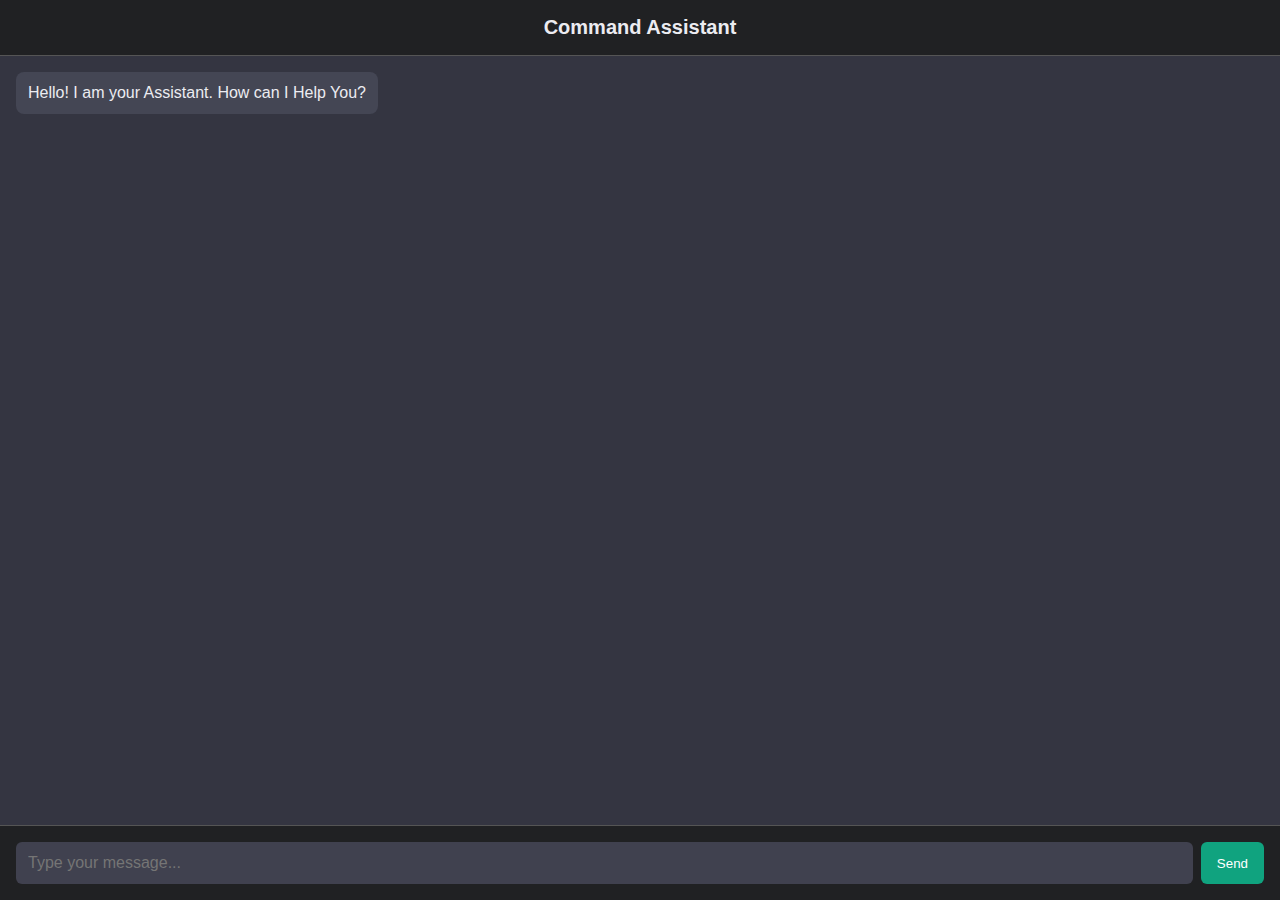
<file: chatui.html>
<!DOCTYPE html>
<html lang="en">
<head>
  <meta charset="UTF-8" />
  <meta name="viewport" content="width=device-width, initial-scale=1.0"/>
  <title>Command Assistant</title>
  <link rel="stylesheet" href="https://cdnjs.cloudflare.com/ajax/libs/font-awesome/6.4.0/css/all.min.css"/>
  <style>
    body {
      margin: 0;
      font-family: 'Segoe UI', Tahoma, Geneva, Verdana, sans-serif;
      background-color: #343541;
      color: #ececf1;
      display: flex;
      flex-direction: column;
      height: 100vh;
    }

    header {
      padding: 1rem;
      background-color: #202123;
      text-align: center;
      font-size: 1.25rem;
      font-weight: bold;
      border-bottom: 1px solid #555;
    }

    #chat-container {
      flex: 1;
      overflow-y: auto;
      padding: 1rem;
      display: flex;
      flex-direction: column;
      gap: 1rem;
    }

    .message {
      padding: 0.75rem;
      border-radius: 8px;
      max-width: 80%;
    }

    .message.user {
      align-self: flex-end;
      background-color: #40414f;
    }

    .message.bot {
      align-self: flex-start;
      background-color: #444654;
    }

    #input-form {
      display: flex;
      padding: 1rem;
      border-top: 1px solid #555;
      background-color: #202123;
    }

    #user_input {
      flex: 1;
      padding: 0.75rem;
      border-radius: 6px;
      border: none;
      font-size: 1rem;
      background-color: #40414f;
      color: #fff;
    }

    #submit-btn {
      margin-left: 0.5rem;
      background-color: #10a37f;
      color: white;
      border: none;
      padding: 0.75rem 1rem;
      border-radius: 6px;
      cursor: pointer;
    }

    #submit-btn:hover {
      background-color: #0d8a6d;
    }
     .code-block {
  position: relative;
  background-color: #2d2f3b;
  border-radius: 8px;
  padding: 1.5rem 1rem 1rem 1rem;
  margin-top: 1rem;
  overflow: auto;
  font-family: monospace;
}

.code-block-header {
  position: absolute;
  top: 0.25rem;
  left: 0.75rem;
  font-size: 0.75rem;
  color: #10a37f;
  background-color: #2d2f3b;
  padding: 0 0.5rem;
}

.copy-button {
  position: absolute;
  top: 0.25rem;
  right: 0.75rem;
  font-size: 0.75rem;
  background-color: transparent;
  color: #ccc;
  border: none;
  cursor: pointer;
}

.copy-button:hover {
  color: #fff;
}
.code-block {
  position: relative;
  background-color: #2d2f3b;
  border-radius: 8px;
  padding: 1.5rem 1rem 1rem 1rem;
  margin-top: 1rem;
  overflow: auto;
  font-family: monospace;
  white-space: pre;
  color: #ececf1;
}

.code-block-header {
  position: absolute;
  top: 0.25rem;
  left: 0.75rem;
  font-size: 0.75rem;
  color: #10a37f;
  background-color: #2d2f3b;
  padding: 0 0.5rem;
}

.copy-button {
  position: absolute;
  top: 0.25rem;
  right: 0.75rem;
  font-size: 0.75rem;
  background-color: transparent;
  color: #ccc;
  border: none;
  cursor: pointer;
}

.copy-button:hover {
  color: #fff;
}

  </style>
</head>
<body>
  <header>Command Assistant</header>

  <div id="chat-container">
    <div class="message bot">Hello! I am your Assistant. How can I Help You? </div>
  </div>

  <form id="input-form">
  <input id="user_input" type="text" placeholder="Type your message..." autocomplete="off" />
  <button type="submit" id="submit-btn">Send</button>
</form>


  <script>
    const form = document.getElementById("input-form");
    const input = document.getElementById("user_input");
    const chatContainer = document.getElementById("chat-container");

    form.addEventListener("submit", async (e) => {
      e.preventDefault();
      const message = input.value.trim();
      if (!message) return;

      // Show user message
      appendMessage("user", message);
      input.value = "";

      try {
        const response = await fetch("/api/chat", {
          method: "POST",
          headers: { "Content-Type": "application/json" },
          body: JSON.stringify({ message })
        });

        const data = await response.json();
        appendMessage("bot", data.response);
      } catch (error) {
        appendMessage("bot", "Sorry, there was an error contacting the assistant.");
      }
    });

  function appendMessage(sender, text) {
  const msg = document.createElement("div");
  msg.className = `message ${sender}`;

  if (text.includes("```")) {
    const parts = text.split("```");
    let formatted = "";

    for (let i = 0; i < parts.length; i++) {
      if (i % 2 === 0) {
        // Plain text
        formatted += `<p>${parts[i].trim()}</p>`;
      } else {
        // Code block
        const lines = parts[i].split("\n");
        const language = lines[0].trim() || "code";
        const codeContent = lines.slice(1).join("\n");

        const escapedCode = escapeHtml(codeContent);

        formatted += `
          <div class="code-block">
            <div class="code-block-header">${language}</div>
            <button class="copy-button" onclick="copyCode(this)">Copy</button>
            <pre><code>${escapedCode}</code></pre>
          </div>
        `;
      }
    }

    msg.innerHTML = formatted;
  } else {
    msg.innerText = text;
  }

  chatContainer.appendChild(msg);
  chatContainer.scrollTop = chatContainer.scrollHeight;
}

function escapeHtml(str) {
  return str
    .replace(/&/g, "&amp;")
    .replace(/</g, "&lt;")
    .replace(/>/g, "&gt;");
}function appendMessage(sender, text) {
  const msg = document.createElement("div");
  msg.className = `message ${sender}`;

  if (text.includes("```")) {
    const parts = text.split("```");
    let formatted = "";

    for (let i = 0; i < parts.length; i++) {
      if (i % 2 === 0) {
        // Plain text
        if (parts[i].trim()) {
          formatted += `<p>${escapeHtml(parts[i].trim())}</p>`;
        }
      } else {
        // Code block
        const lines = parts[i].split("\n");
        const language = lines[0].trim() || "code";
        const codeContent = lines.slice(1).join("\n");
        const escapedCode = escapeHtml(codeContent);

        formatted += `
          <div class="code-block">
            <div class="code-block-header">${language}</div>
            <button class="copy-button" onclick="copyCode(this)">Copy</button>
            <pre><code>${escapedCode}</code></pre>
          </div>
        `;
      }
    }

    msg.innerHTML = formatted;
  } else {
    msg.innerText = text;
  }

  chatContainer.appendChild(msg);
  chatContainer.scrollTop = chatContainer.scrollHeight;
}

function escapeHtml(str) {
  return str
    .replace(/&/g, "&amp;")
    .replace(/</g, "&lt;")
    .replace(/>/g, "&gt;");
}

function copyCode(button) {
  const code = button.parentElement.querySelector("code").innerText;
  navigator.clipboard.writeText(code).then(() => {
    button.innerText = "Copied!";
    setTimeout(() => {
      button.innerText = "Copy";
    }, 2000);
  });
}


  </script>
</body>
</html>
</file>
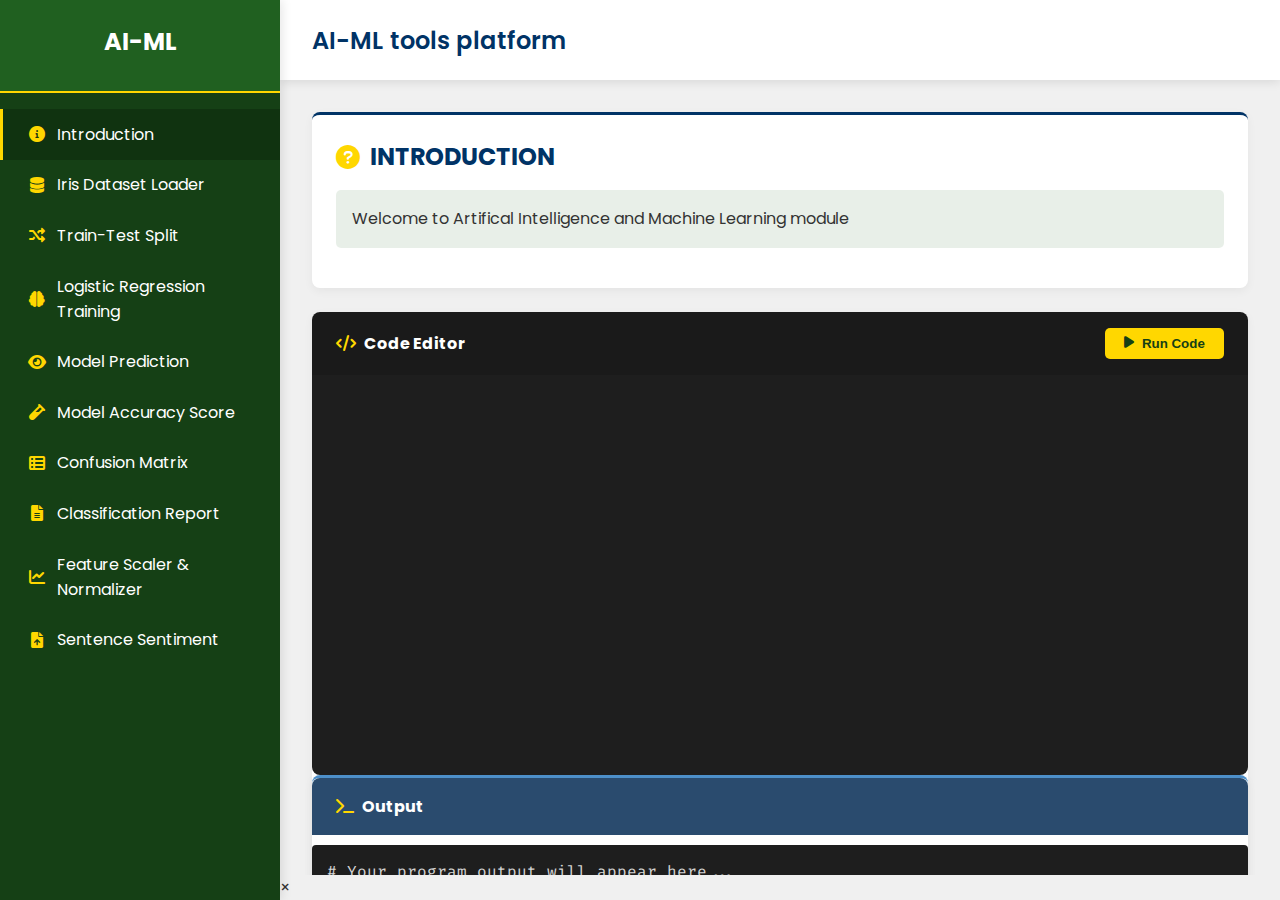
<file: AIML/aiml.html>
<!DOCTYPE html>
<html lang="en">
<head>
  <meta charset="UTF-8" />
  <meta name="viewport" content="width=device-width, initial-scale=1.0" />
  <title>Python Learning Platform</title>
  <link href="https://fonts.googleapis.com/css2?family=Poppins:wght@300;400;500;600;700&family=Fira+Code:wght@400;500&display=swap" rel="stylesheet" />
  <link rel="stylesheet" href="https://cdnjs.cloudflare.com/ajax/libs/font-awesome/6.0.0-beta3/css/all.min.css">
  <link rel="stylesheet" href="styles_AIML.css">
</head>
<body>  

  <!-- Sidebar Navigation -->
  <nav>
    <div class="nav-header">
      <h2>AI-ML</h2>
    </div>
    <div class="problem-list">
      <ul id="topics">
        <li onclick="loadQuestion('intro')" class="active" >
          <i class="fas fa-info-circle"></i><span>Introduction</span>
        </li>
        <li onclick="loadQuestion('t1')" >
          <i class="fas fa-database"></i><span>Iris Dataset Loader</span>
        </li>
       
        <li onclick="loadQuestion('t3')">
          <i class="fas fa-random"></i><span>Train-Test Split</span>
        </li>
        <li onclick="loadQuestion('t4')">
          <i class="fas fa-brain"></i><span>Logistic Regression Training</span>
        </li>
        <li onclick="loadQuestion('t5')">
          <i class="fas fa-eye"></i><span>Model Prediction</span>
        </li>
        <li onclick="loadQuestion('t6')">
          <i class="fas fa-vial"></i><span>Model Accuracy Score</span>
        </li>
        <li onclick="loadQuestion('t7')">
          <i class="fas fa-th-list"></i><span>Confusion Matrix</span>
        </li>
        <li onclick="loadQuestion('t8')">
          <i class="fas fa-file-alt"></i><span>Classification Report</span>
        </li>
        <li onclick="loadQuestion('t9')">
          <i class="fas fa-chart-line"></i><span>Feature Scaler & Normalizer</span>
        </li>
        <li onclick="loadQuestion('t10')">
          <i class="fas fa-file-upload"></i><span>Sentence Sentiment</span>
        </li>
      </ul>

      
    </div>       
    
  </nav>

  <!-- Main Content -->
  <div class="content">
    <div class="header">
      <h1>AI-ML tools platform</h1>
    </div>

    <div class="main-content">
      <!-- Question Area -->
      <div id="questionArea" class="question-box">
        <h2><i class="fas fa-question-circle"></i> Welcome to Python Training Camp</h2>
        <p>Select a challenge from the sidebar to begin your Python training mission.</p>
      </div>

      <!-- Code Editor -->
      <div class="code-editor">
        <div class="editor-header">
          <h3><i class="fas fa-code"></i> Code Editor</h3>
          <button class="run-btn" onclick="runCode()"><i class="fas fa-play"></i> Run Code</button>
        </div>

        <div class="editor-wrapper">
             <div id="highlighted-code" class="editor-background"></div>
             <div id="code" class="editor-foreground" contenteditable="true"></div>
        </div>
        <div id="inputModal" class="input-modal">
    <div class="input-modal-content">
      <h3 id="inputPrompt">Enter your input:</h3>
      <textarea id="userInputBox" rows="4"></textarea>
      <div class="input-modal-buttons">
        <button id="cancelInput" onclick="cancelInput()">Cancel</button>
        <button id="submitInput" onclick="submitInput()">Submit</button>
      </div>
    </div>
  

         <!-- Input Section -->
        
      </div>

      <!-- Output -->
      <div class="output-container">
        <div class="output-header">
          <h3><i class="fas fa-terminal"></i> Output</h3>
        </div>
        <div id="output"># Your program output will appear here...</div>
      </div>
    </div>
  </div>

  <!-- Modal Dialog -->
  <div id="simpleDialog" class="modal">
    <div class="modal-content">
      <span class="close-modal" onclick="closeDialog()">&times;</span>
      <div id="dialogContent"></div>
    </div>
  </div>

  <!-- JS Scripts -->
  <script src="questions_AIML.js"></script>
  <script src="main_AIML.js"></script>
</body>
</html>
</file>
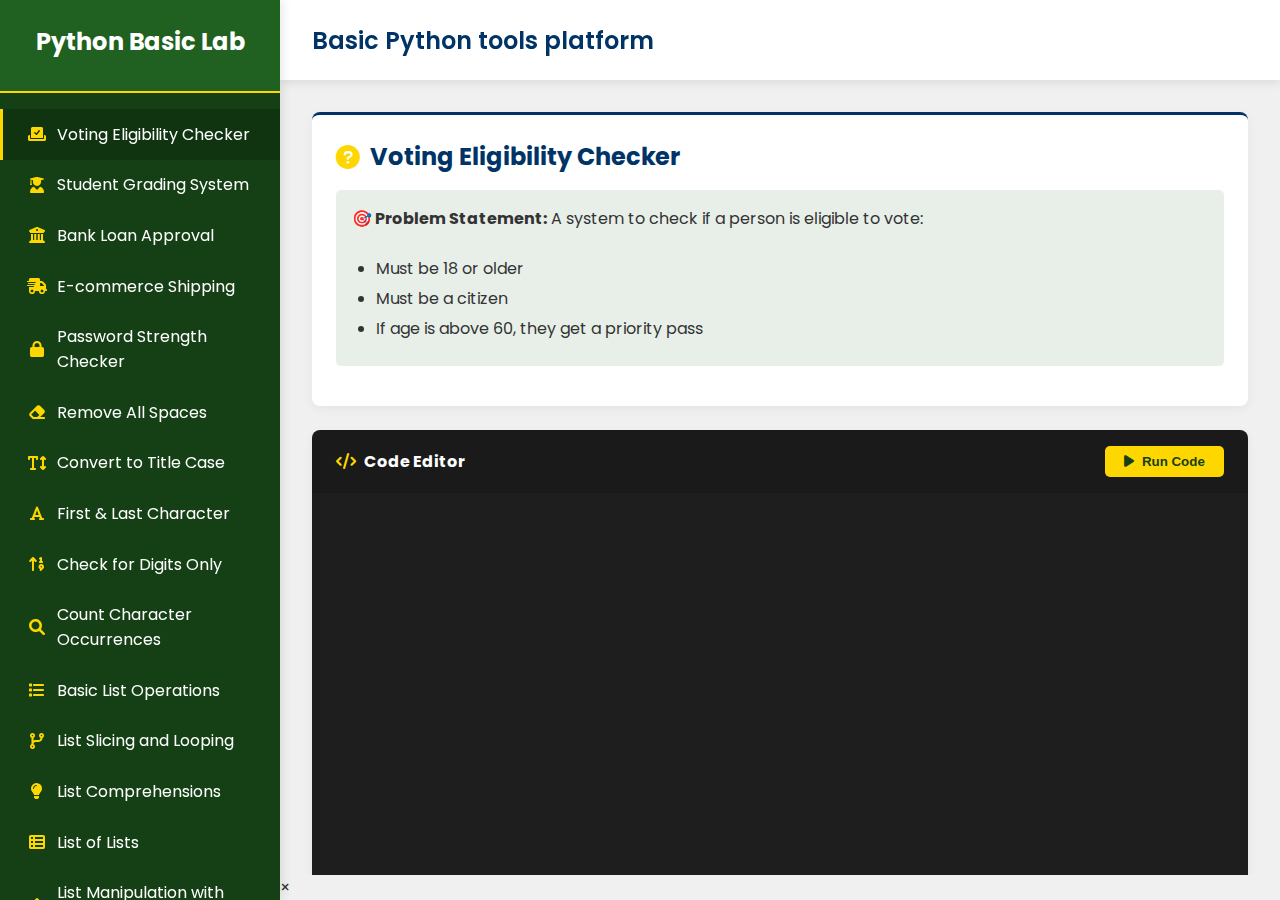
<file: basic_python/basic.html>
<!DOCTYPE html>
<html lang="en">
<head>
  <meta charset="UTF-8" />
  <meta name="viewport" content="width=device-width, initial-scale=1.0" />
  <title>Python Lab</title>
  <link href="https://fonts.googleapis.com/css2?family=Poppins:wght@300;400;500;600;700&family=Fira+Code:wght@400;500&display=swap" rel="stylesheet" />
  <link rel="stylesheet" href="https://cdnjs.cloudflare.com/ajax/libs/font-awesome/6.0.0-beta3/css/all.min.css">
  <link rel="stylesheet" href="styles_basic.css">
</head>
<body>  

  <!-- Sidebar Navigation -->
  <nav>
    <div class="nav-header">
      <h2>Python Basic Lab</h2>
    </div>
    <div class="problem-list">
      <ul id="topics">
        <!-- Category: Condition-Based Programs -->
<li onclick="loadQuestion('t1')"><i class="fas fa-vote-yea"></i><span>Voting Eligibility Checker</span></li>
<li onclick="loadQuestion('t2')"><i class="fas fa-user-graduate"></i><span>Student Grading System</span></li>
<li onclick="loadQuestion('t3')"><i class="fas fa-university"></i><span>Bank Loan Approval</span></li>
<li onclick="loadQuestion('t4')"><i class="fas fa-shipping-fast"></i><span>E-commerce Shipping</span></li>
<li onclick="loadQuestion('t5')"><i class="fas fa-lock"></i><span>Password Strength Checker</span></li>

<!-- Category: String Manipulations -->
<li onclick="loadQuestion('t6')"><i class="fas fa-eraser"></i><span>Remove All Spaces</span></li>
<li onclick="loadQuestion('t7')"><i class="fas fa-text-height"></i><span>Convert to Title Case</span></li>
<li onclick="loadQuestion('t8')"><i class="fas fa-font"></i><span>First & Last Character</span></li>
<li onclick="loadQuestion('t9')"><i class="fas fa-sort-numeric-up"></i><span>Check for Digits Only</span></li>
<li onclick="loadQuestion('t10')"><i class="fas fa-search"></i><span>Count Character Occurrences</span></li>

<!-- Category: List Operations -->
<li onclick="loadQuestion('t11')"><i class="fas fa-list"></i><span>Basic List Operations</span></li>
<li onclick="loadQuestion('t12')"><i class="fas fa-code-branch"></i><span>List Slicing and Looping</span></li>
<li onclick="loadQuestion('t13')"><i class="fas fa-lightbulb"></i><span>List Comprehensions</span></li>
<li onclick="loadQuestion('t14')"><i class="fas fa-th-list"></i><span>List of Lists</span></li>
<li onclick="loadQuestion('t15')"><i class="fas fa-sort"></i><span>List Manipulation with Sorting and Searching</span></li>

<!-- Category: Tuples -->
<li onclick="loadQuestion('t16')"><i class="fas fa-circle"></i><span>Creating and Accessing Tuples</span></li>
<li onclick="loadQuestion('t17')"><i class="fas fa-compress-arrows-alt"></i><span>Tuple Packing and Unpacking</span></li>
<li onclick="loadQuestion('t18')"><i class="fas fa-id-badge"></i><span>Named Tuples</span></li>

<!-- Category: Sets -->
<li onclick="loadQuestion('t19')"><i class="fas fa-project-diagram"></i><span>Creating and Modifying Sets</span></li>
<li onclick="loadQuestion('t20')"><i class="fas fa-exchange-alt"></i><span>Set Operations</span></li>
<li onclick="loadQuestion('t21')"><i class="fas fa-brain"></i><span>Set Comprehension</span></li>

<!-- Category: Dictionaries -->
<li onclick="loadQuestion('t22')"><i class="fas fa-book"></i><span>Creating and Accessing Dictionaries</span></li>
<li onclick="loadQuestion('t23')"><i class="fas fa-pen-nib"></i><span>Dictionary Comprehension</span></li>
<li onclick="loadQuestion('t24')"><i class="fas fa-cubes"></i><span>Nested Dictionaries and Deep Copy</span></li>

<!-- Category: Practice Programs -->
<li onclick="loadQuestion('t25')"><i class="fas fa-check-circle"></i><span>Prime Checker</span></li>

<li onclick="loadQuestion('t27')"><i class="fas fa-random"></i><span>Fibonacci</span></li>
<li onclick="loadQuestion('t28')"><i class="fas fa-th"></i><span>Pattern Printing</span></li>
<li onclick="loadQuestion('t29')"><i class="fas fa-code"></i><span>Function to Find Maximum of Two Numbers</span></li>
<li onclick="loadQuestion('t30')"><i class="fas fa-check"></i><span>Check Even or Odd</span></li>


<li onclick="loadQuestion('t33')"><i class="fas fa-bolt"></i><span>Fibonacci Using Memoization</span></li>

<!-- Category: Regex Practice -->
<li onclick="loadQuestion('t34')"><i class="fas fa-search-plus"></i><span>Basic Pattern Matching</span></li>
<li onclick="loadQuestion('t35')"><i class="fas fa-hashtag"></i><span>Matching Digits</span></li>
<li onclick="loadQuestion('t36')"><i class="fas fa-envelope"></i><span>Email Validation</span></li>
<li onclick="loadQuestion('t37')"><i class="fas fa-phone"></i><span>Phone Number Extraction</span></li>
<li onclick="loadQuestion('t38')"><i class="fas fa-cut"></i><span>Splitting Text</span></li>
<li onclick="loadQuestion('t39')"><i class="fas fa-exchange-alt"></i><span>Text Substitution</span></li>
<li onclick="loadQuestion('t40')"><i class="fas fa-code"></i><span>Extracting HTML Tags</span></li>
<li onclick="loadQuestion('t41')"><i class="fas fa-layer-group"></i><span>Capturing Groups</span></li>
<li onclick="loadQuestion('t42')"><i class="fas fa-arrows-alt-h"></i><span>Greedy vs. Non‑Greedy Matching</span></li>
<li onclick="loadQuestion('t43')"><i class="fas fa-key"></i><span>Password Validation</span></li>
      </ul>
    </div>       
    
  </nav>

  <!-- Main Content -->
  <div class="content">
    <div class="header">
      <h1>Basic Python tools platform</h1>
    </div>

    <div class="main-content">
      <!-- Question Area -->
      <div id="questionArea" class="question-box">
        <h2><i class="fas fa-question-circle"></i> Welcome to Python Training Camp</h2>
        <p>Select a challenge from the sidebar to begin your Python training mission.</p>
      </div>

      <!-- Code Editor -->
      <div class="code-editor">
        <div class="editor-header">
          <h3><i class="fas fa-code"></i> Code Editor</h3>
          <button class="run-btn" onclick="runCode()"><i class="fas fa-play"></i> Run Code</button>
        </div>

        <div class="editor-wrapper">
             <div id="highlighted-code" class="editor-background"></div>
             <div id="code" class="editor-foreground" contenteditable="true"></div>
        </div>
        <div id="inputModal" class="input-modal">
    <div class="input-modal-content">
      <h3 id="inputPrompt">Enter your input:</h3>
      <textarea id="userInputBox" rows="4"></textarea>
      <div class="input-modal-buttons">
        <button id="cancelInput" onclick="cancelInput()">Cancel</button>
        <button id="submitInput" onclick="submitInput()">Submit</button>
      </div>
    </div>
  </div>
        

  

      

        

      <!-- Output -->
      <div class="output-container">
        <div class="output-header">
          <h3><i class="fas fa-terminal"></i> Output</h3>
        </div>
        <div id="output"># Your program output will appear here...</div>
      </div>
    </div>
  </div>

  <!-- Modal Dialog -->
  <div id="simpleDialog" class="modal">
    <div class="modal-content">
      <span class="close-modal" onclick="closeDialog()">&times;</span>
      <div id="dialogContent"></div>
    </div>
  </div>

  <!-- JS Scripts -->
  <script src="questions_basic.js"></script>
  <script src="main_basic.js"></script>
</body>
</html>
</file>
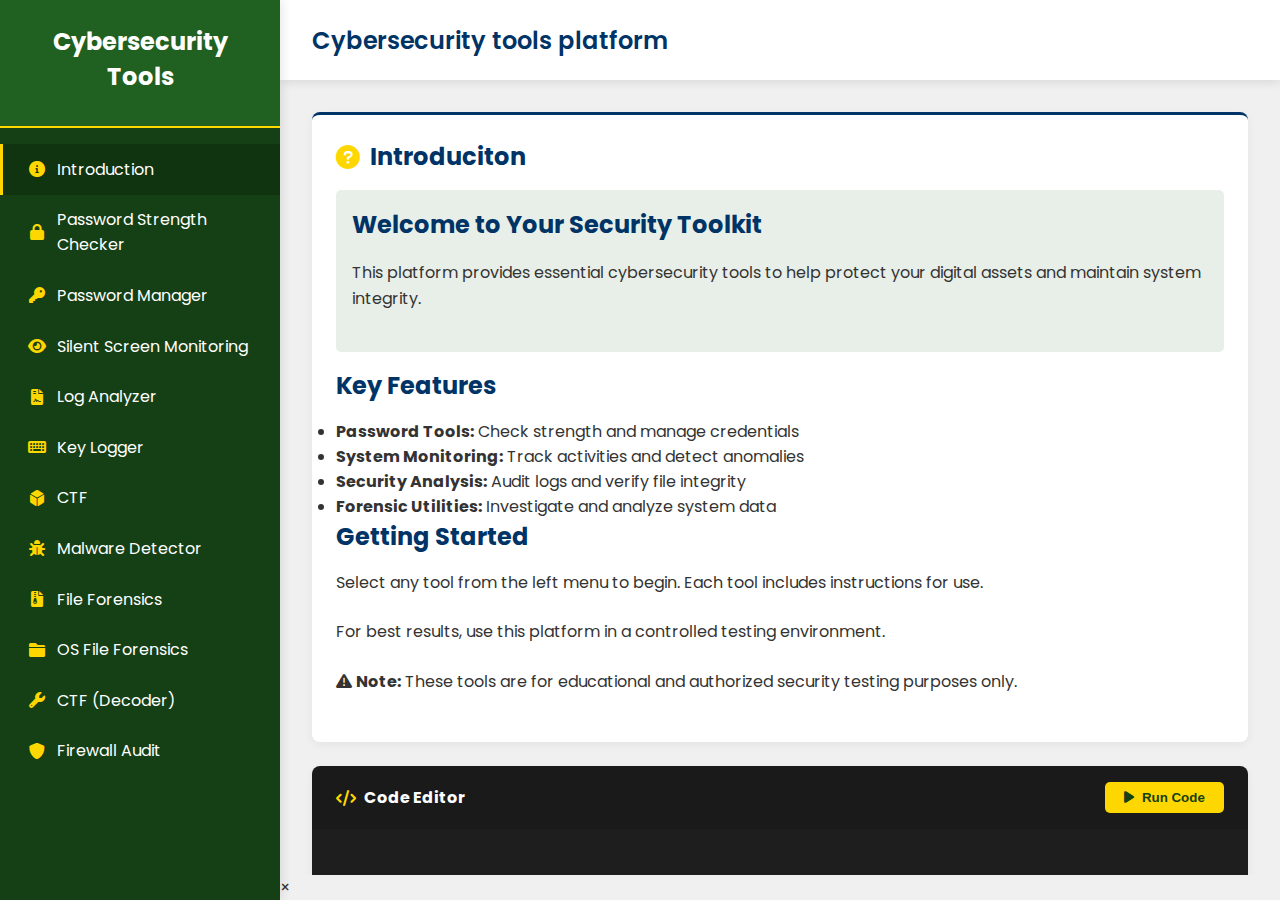
<file: cybersecurity/cybersec.html>
<!DOCTYPE html>
<html lang="en">
<head>
  <meta charset="UTF-8" />
  <meta name="viewport" content="width=device-width, initial-scale=1.0" />
  <title>Python Learning Platform</title>
  <link href="https://fonts.googleapis.com/css2?family=Poppins:wght@300;400;500;600;700&family=Fira+Code:wght@400;500&display=swap" rel="stylesheet" />
  <link rel="stylesheet" href="https://cdnjs.cloudflare.com/ajax/libs/font-awesome/6.0.0-beta3/css/all.min.css">
  <link rel="stylesheet" href="styles_cybersec.css">
</head>
<body>  

  <!-- Sidebar Navigation -->
  <nav>
    <div class="nav-header">
      <h2>Cybersecurity Tools</h2>
    </div>
    <div class="problem-list">
      <ul id="topics">
        <li onclick="loadQuestion('intro')" class="active">
          <i class="fas fa-info-circle"></i><span>Introduction</span>
        </li>
        <li onclick="loadQuestion('password_strength')">
          <i class="fas fa-lock"></i><span>Password Strength Checker</span>
        </li>
        <li onclick="loadQuestion('password_manager')">
          <i class="fas fa-key"></i><span>Password Manager</span>
        </li>
        <li onclick="loadQuestion('silent_screen_monitor')">
          <i class="fas fa-eye"></i><span>Silent Screen Monitoring</span>
        </li>
        <li onclick="loadQuestion('log_analyzer')">
          <i class="fas fa-file-contract"></i><span>Log Analyzer</span>
        </li>
        <li onclick="loadQuestion('t5')">
          <i class="fas fa-keyboard"></i><span>Key Logger</span>
        </li>
        <li onclick="loadQuestion('t6')">
          <i class="fas fa-dice-d6"></i><span>CTF</span>
        </li>
        <li onclick="loadQuestion('t7')">
          <i class="fas fa-bug"></i><span>Malware Detector</span>
        </li>
        <li onclick="loadQuestion('t8')">
          <i class="fas fa-file-archive"></i><span>File Forensics</span>
        </li>
        <li onclick="loadQuestion('t9')">
          <i class="fas fa-folder"></i><span>OS File Forensics</span>
        </li>
        
    
        <li onclick="loadQuestion('t12')">
          <i class="fas fa-wrench"></i><span>CTF (Decoder)</span>
        </li>
        <li onclick="loadQuestion('t13')">
          <i class="fas fa-shield-alt"></i><span>Firewall Audit</span>
        </li>
      </ul>
    </div>       
    
  </nav>

  <!-- Main Content -->
  <div class="content">
    <div class="header">
      <h1>Cybersecurity tools platform</h1>
    </div>

    <div class="main-content">
      <!-- Question Area -->
      <div id="questionArea" class="question-box">
        <h2><i class="fas fa-question-circle"></i> Welcome to Python Training Camp</h2>
        <p>Select a challenge from the sidebar to begin your Python training mission.</p>
      </div>

      <!-- Code Editor -->
      <div class="code-editor">
        <div class="editor-header">
          <h3><i class="fas fa-code"></i> Code Editor</h3>
          <button class="run-btn" onclick="runCode()"><i class="fas fa-play"></i> Run Code</button>
        </div>

        <div class="editor-wrapper">
             <div id="highlighted-code" class="editor-background"></div>
             <div id="code" class="editor-foreground" contenteditable="true"></div>
        </div>
  

         <!-- Input Section -->
        

      <!-- Output -->
      <div class="output-container">
        <div class="output-header">
          <h3><i class="fas fa-terminal"></i> Output</h3>
        </div>
        <div id="output"># Your program output will appear here...</div>
      </div>
    </div>
  </div>

  <!-- Modal Dialog -->
  <div id="simpleDialog" class="modal">
    <div class="modal-content">
      <span class="close-modal" onclick="closeDialog()">&times;</span>
      <div id="dialogContent"></div>
    </div>
  </div>

  <!-- JS Scripts -->
  <script src="questions_cybersec.js"></script>
  <script src="main_cybersec.js"></script>
</body>
</html>
</file>
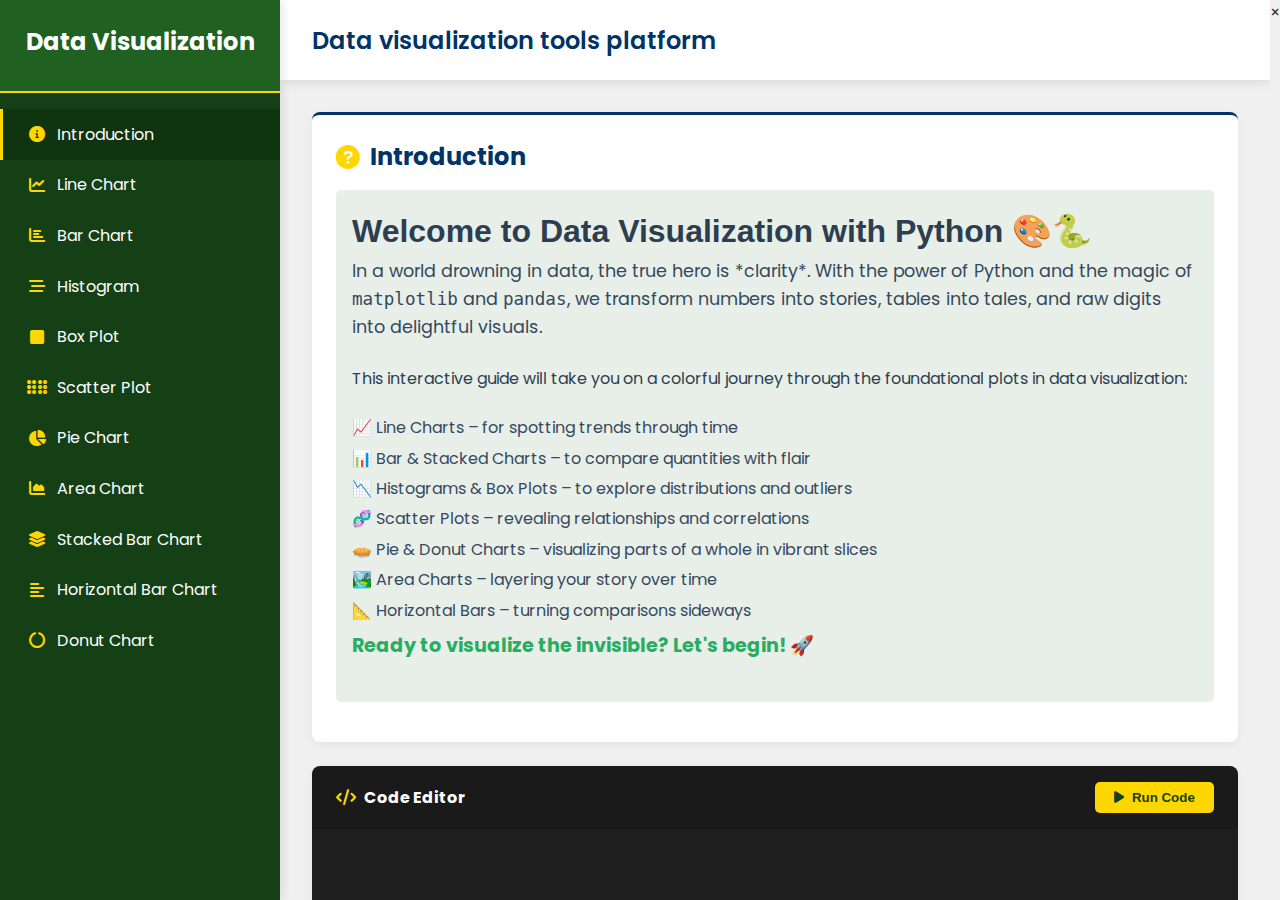
<file: data-viz/data.html>
<!DOCTYPE html>
<html lang="en">
<head>
  <meta charset="UTF-8" />
  <meta name="viewport" content="width=device-width, initial-scale=1.0" />
  <title>Python Learning Platform</title>
  <link href="https://fonts.googleapis.com/css2?family=Poppins:wght@300;400;500;600;700&family=Fira+Code:wght@400;500&display=swap" rel="stylesheet" />
  <link rel="stylesheet" href="https://cdnjs.cloudflare.com/ajax/libs/font-awesome/6.0.0-beta3/css/all.min.css">
  <link rel="stylesheet" href="styles_data.css">
</head>
<body>  

  <!-- Sidebar Navigation -->
  <nav>
    <div class="nav-header">
      <h2>Data Visualization</h2>
    </div>
    <div class="problem-list">
      <ul id="topics">
        <li onclick="loadQuestion('intro')" class="active">
  <i class="fas fa-info-circle"></i><span>Introduction</span>
</li>
<li onclick="loadQuestion('t1')">
  <i class="fas fa-chart-line"></i><span>Line Chart</span>
</li>
<li onclick="loadQuestion('t2')">
  <i class="fas fa-chart-bar"></i><span>Bar Chart</span>
</li>
<li onclick="loadQuestion('t3')">
  <i class="fas fa-stream"></i><span>Histogram</span>
</li>
<li onclick="loadQuestion('t4')">
  <i class="fas fa-square"></i><span>Box Plot</span>
</li>
<li onclick="loadQuestion('t5')">
  <i class="fas fa-braille"></i><span>Scatter Plot</span>
</li>
<li onclick="loadQuestion('t6')">
  <i class="fas fa-chart-pie"></i><span>Pie Chart</span>
</li>
<li onclick="loadQuestion('t7')">
  <i class="fas fa-chart-area"></i><span>Area Chart</span>
</li>
<li onclick="loadQuestion('t8')">
  <i class="fas fa-layer-group"></i><span>Stacked Bar Chart</span>
</li>
<li onclick="loadQuestion('t9')">
  <i class="fas fa-align-left"></i><span>Horizontal Bar Chart</span>
</li>
<li onclick="loadQuestion('t10')">
  <i class="fas fa-circle-notch"></i><span>Donut Chart</span>
</li>

      </ul>

      
    </div>       
    
  </nav>

  <!-- Main Content -->
  <div class="content">
    <div class="header">
      <h1>Data visualization tools platform</h1>
    </div>

    <div class="main-content">
      <!-- Question Area -->
      <div id="questionArea" class="question-box">
        <h2><i class="fas fa-question-circle"></i> Welcome to Python Training Camp</h2>
        <p>Select a challenge from the sidebar to begin your Python training mission.</p>
      </div>

      <!-- Code Editor -->
      <div class="code-editor">
        <div class="editor-header">
          <h3><i class="fas fa-code"></i> Code Editor</h3>
          <button class="run-btn" onclick="runCode()"><i class="fas fa-play"></i> Run Code</button>
        </div>

        <div class="editor-wrapper">
             <div id="highlighted-code" class="editor-background"></div>
             <div id="code" class="editor-foreground" contenteditable="true"></div>
        </div>
  

         <!-- Input Section -->
       
      </div>

      <!-- Output -->
      <div class="output-container">
        <div class="output-header">
          <h3><i class="fas fa-terminal"></i> Output</h3>
        </div>
        <div id="output"># Your program output will appear here...</div>
      </div>
    </div>
  </div>

  <!-- Modal Dialog -->
  <div id="simpleDialog" class="modal">
    <div class="modal-content">
      <span class="close-modal" onclick="closeDialog()">&times;</span>
      <div id="dialogContent"></div>
    </div>
  </div>

  <!-- JS Scripts -->
  <script src="questions_data.js"></script>
  <script src="main_data.js"></script>
</body>
</html>
</file>
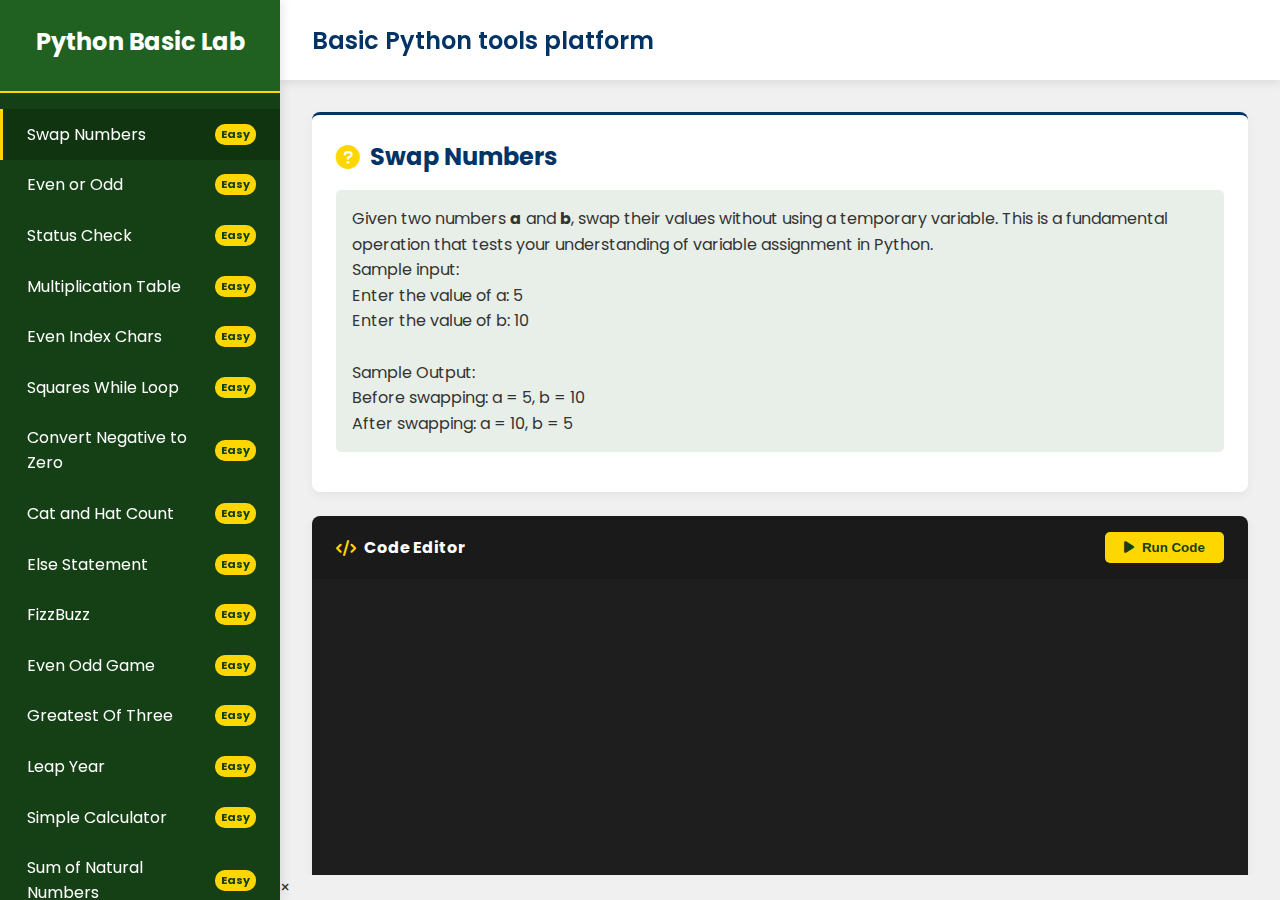
<file: practice/practice.html>
<!DOCTYPE html>
<html lang="en">
<head>
  <meta charset="UTF-8" />
  <meta name="viewport" content="width=device-width, initial-scale=1.0" />
  <title>Python Lab</title>
  <link href="https://fonts.googleapis.com/css2?family=Poppins:wght@300;400;500;600;700&family=Fira+Code:wght@400;500&display=swap" rel="stylesheet" />
  <link rel="stylesheet" href="https://cdnjs.cloudflare.com/ajax/libs/font-awesome/6.0.0-beta3/css/all.min.css">
  <link rel="stylesheet" href="styles_practice.css">
</head>
<body>  

  <!-- Sidebar Navigation -->
   <nav>
  <div class="nav-header">
    <h2>Python Basic Lab</h2>
  </div>
  <div class="problem-list">
    <ul id="topics">

      <li onclick="loadQuestion('q1')" class="active">
        <span>Swap Numbers</span>
        <div class="badge">Easy</div>
      </li>
      <li onclick="loadQuestion('q2')">
        <span>Even or Odd</span>
        <div class="badge">Easy</div>
      </li>
      <li onclick="loadQuestion('q3')">
        <span>Status Check</span>
        <div class="badge">Easy</div>
      </li>
      <li onclick="loadQuestion('q4')">
        <span>Multiplication Table</span>
        <div class="badge">Easy</div>
      </li>
      <li onclick="loadQuestion('q5')">
        <span>Even Index Chars</span>
        <div class="badge">Easy</div>
      </li>
      <li onclick="loadQuestion('q6')">
        <span>Squares While Loop</span>
        <div class="badge">Easy</div>
      </li>
      <li onclick="loadQuestion('q7')">
        <span>Convert Negative to Zero</span>
        <div class="badge">Easy</div>
      </li>
      <li onclick="loadQuestion('q8')">
        <span>Cat and Hat Count</span>
        <div class="badge">Easy</div>
      </li>
      <li onclick="loadQuestion('q9')">
        <span>Else Statement</span>
        <div class="badge">Easy</div>
      </li>
      <li onclick="loadQuestion('q10')">
        <span>FizzBuzz</span>
        <div class="badge">Easy</div>
      </li>
      <li onclick="loadQuestion('q11')">
        <span>Even Odd Game</span>
        <div class="badge">Easy</div>
      </li>
      <li onclick="loadQuestion('q12')">
        <span>Greatest Of Three</span>
        <div class="badge">Easy</div>
      </li>
      <li onclick="loadQuestion('q13')">
        <span>Leap Year</span>
        <div class="badge">Easy</div>
      </li>
      <li onclick="loadQuestion('q14')">
        <span>Simple Calculator</span>
        <div class="badge">Easy</div>
      </li>
      <li onclick="loadQuestion('q15')">
        <span>Sum of Natural Numbers</span>
        <div class="badge">Easy</div>
      </li>
      <li onclick="loadQuestion('q16')">
        <span>Closest Number</span>
        <div class="badge">Easy</div>
      </li>
      <li onclick="loadQuestion('q17')">
        <span>The Dice Problem</span>
        <div class="badge">Easy</div>
      </li>
      <li onclick="loadQuestion('q18')">
        <span>Overlapping Rectangles</span>
        <div class="badge">Easy</div>
      </li>
      <li onclick="loadQuestion('q19')">
        <span>Last Digit of a Number</span>
        <div class="badge">Easy</div>
      </li>
      <li onclick="loadQuestion('q20')">
        <span>Int Str</span>
        <div class="badge">Easy</div>
      </li>
      <li onclick="loadQuestion('q21')">
        <span>Check the Status</span>
        <div class="badge">Easy</div>
      </li>
      <li onclick="loadQuestion('q22')">
        <span>Type Conversion</span>
        <div class="badge">Easy</div>
      </li>
      <li onclick="loadQuestion('q23')">
        <span>Bitwise Operator</span>
        <div class="badge">Easy</div>
      </li>
      <li onclick="loadQuestion('q24')">
        <span>Multipriting</span>
        <div class="badge">Easy</div>
      </li>
      <li onclick="loadQuestion('q25')">
        <span>Arithmetic Operator</span>
        <div class="badge">Easy</div>
      </li>
      <li onclick="loadQuestion('q26')">
        <span>Modulo Task</span>
        <div class="badge">Easy</div>
      </li>
      <li onclick="loadQuestion('q27')">
        <span>For Loop</span>
        <div class="badge">Medium</div>
      </li>
      <li onclick="loadQuestion('q28')">
        <span>While Loop</span>
        <div class="badge">Medium</div>
      </li>
      <li onclick="loadQuestion('q29')">
        <span>Table Difference</span>
        <div class="badge">Medium</div>
      </li>
      <li onclick="loadQuestion('q30')">
        <span>Print Square Wall</span>
        <div class="badge">Medium</div>
      </li>
      <li onclick="loadQuestion('q31')">
        <span>Right Angled Triangle</span>
        <div class="badge">Medium</div>
      </li>
      <li onclick="loadQuestion('q32')">
        <span>Right Angled Triangle (b)</span>
        <div class="badge">Medium</div>
      </li>
      <li onclick="loadQuestion('q34')">
        <span>Sum of N Numbers</span>
        <div class="badge">Medium</div>
      </li>
      <li onclick="loadQuestion('q33')">
        <span>Inverted Right Angled Triangle</span>
        <div class="badge">Medium</div>
      </li>
      <li onclick="loadQuestion('q35')">
        <span>Factorial</span>
        <div class="badge">Medium</div>
      </li>
      <li onclick="loadQuestion('q36')">
        <span>Divisor</span>
        <div class="badge">Medium</div>
      </li>
      <li onclick="loadQuestion('q37')">
        <span>Check Prime</span>
        <div class="badge">Medium</div>
      </li>
      <li onclick="loadQuestion('q38')">
        <span>Next Prime Number</span>
        <div class="badge">Medium</div>
      </li>

      <li onclick="loadQuestion('q39')">
        <span>Fibonacci Series</span>
        <div class="badge">Medium</div>
      </li>
      <li onclick="loadQuestion('q40')">
        <span>G C D</span>
        <div class="badge">Medium</div>
      </li>
      <li onclick="loadQuestion('q41')">
        <span>L C M</span>
        <div class="badge">Medium</div>
      </li>
      <li onclick="loadQuestion('q42')">
        <span>Pattern X</span>
        <div class="badge">Medium</div>
      </li>
      <li onclick="loadQuestion('q420')">
        <span>Armstrong Number</span>
        <div class="badge">Medium</div>
      </li>
      <li onclick="loadQuestion('q43')">
        <span>No of Bits</span>
        <div class="badge">Medium</div>
      </li>
      <li onclick="loadQuestion('q44')">
        <span>Perfect Number</span>
        <div class="badge">Medium</div>
      </li>
      <li onclick="loadQuestion('q45')">
        <span>Evaluate Formula</span>
        <div class="badge">Medium</div>
      </li>
      <li onclick="loadQuestion('q46')">
        <span>AP</span>
        <div class="badge">Medium</div>
      </li>
      <li onclick="loadQuestion('q47')">
        <span>GP</span>
        <div class="badge">Medium</div>
      </li>
      <li onclick="loadQuestion('q48')">
        <span>Celsius to Fahrenheit</span>
        <div class="badge">Medium</div>
      </li>
      <li onclick="loadQuestion('q49')">
        <span>Sum of AP</span>
        <div class="badge">Medium</div>
      </li>
      <li onclick="loadQuestion('q50')">
        <span>Adam's Number</span>
        <div class="badge">Medium</div>
      </li>
      <li onclick="loadQuestion('q51')">
        <span>Subtract 1 using Bitwise Operator</span>
        <div class="badge">Medium</div>
      </li>
      <li onclick="loadQuestion('q52')">
        <span>Decimal to Binary</span>
        <div class="badge">Medium</div>
      </li>
      <li onclick="loadQuestion('q53')">
        <span>LCM & GCD</span>
        <div class="badge">Medium</div>
      </li>
      <li onclick="loadQuestion('q54')">
        <span>String Duplicate Removal</span>
        <div class="badge">Hard</div>
      </li>
      <li onclick="loadQuestion('q55')">
        <span>Union of Arrays</span>
        <div class="badge">Hard</div>
      </li>
      <li onclick="loadQuestion('q56')">
        <span>Create Acronyms Using Python</span>
        <div class="badge">Hard</div>
      </li>
      <li onclick="loadQuestion('q57')">
        <span>Anagram</span>
        <div class="badge">Hard</div>
      </li>
      <li onclick="loadQuestion('q58')">
        <span>Type of IP Address using Regex</span>
        <div class="badge">Hard</div>
      </li>
    
      <li onclick="loadQuestion('q59')">
        <span>Phone Number Extraction</span>
        <div class="badge">Hard</div>
      </li>
      

    </ul>
  </div>
</nav>



  <!-- Main Content -->
  <div class="content">
    <div class="header">
      <h1>Basic Python tools platform</h1>
    </div>

    <div class="main-content">
      <!-- Question Area -->
      <div id="questionArea" class="question-box">
        <h2><i class="fas fa-question-circle"></i> Welcome to Python Training Camp</h2>
        <p>Select a challenge from the sidebar to begin your Python training mission.</p>
      </div>

      <!-- Code Editor -->
      <div class="code-editor">
        <div class="editor-header">
          <h3><i class="fas fa-code"></i> Code Editor</h3>
          <button class="run-btn" onclick="runCode()"><i class="fas fa-play"></i> Run Code</button>
        </div>

        <div class="editor-wrapper">
             <div id="highlighted-code" class="editor-background"></div>
             <div id="code" class="editor-foreground" contenteditable="true"></div>
        </div>
        <div id="inputModal" class="input-modal">
    <div class="input-modal-content">
      <h3 id="inputPrompt">Enter your input:</h3>
      <textarea id="userInputBox" rows="4"></textarea>
      <div class="input-modal-buttons">
        <button id="cancelInput" onclick="cancelInput()">Cancel</button>
        <button id="submitInput" onclick="submitInput()">Submit</button>
      </div>
    </div>
  </div>
        

  

      

        

      <!-- Output -->
      <div class="output-container">
        <div class="output-header">
          <h3><i class="fas fa-terminal"></i> Output</h3>
        </div>
        <div id="output"># Your program output will appear here...</div>
      </div>
    </div>
  </div>

  <!-- Modal Dialog -->
  <div id="simpleDialog" class="modal">
    <div class="modal-content">
      <span class="close-modal" onclick="closeDialog()">&times;</span>
      <div id="dialogContent"></div>
    </div>
  </div>

  <!-- JS Scripts -->
  <script src="questions_practice.js"></script>
  <script src="main_practice.js"></script>
</body>
</html>
</file>
<file: AIML/styles_AIML.css>
:root {
    --military-green: #206020;
    --dark-green: #154015;
    --navy-blue: #003366;
    --airforce-blue: #2a4b6e;
    --sky-blue: #4d8fc9;
    --gold: #FFD700;
    --gold-braid: #c9a53d;
    --alert-red: #a30000;
    --light-gray: #f0f0f0;
    --khaki-light: #f0e6d2;
    --dark-gray: #333333;
    --combat-black: #1a1a1a;
    --sidebar-width: 280px;
    --header-height: 80px;
  }
  
  * { 
    margin: 0; 
    padding: 0; 
    box-sizing: border-box; 
  }
  
  body { 
    font-family: 'Poppins', sans-serif; 
    background: var(--light-gray); 
    display: flex; 
    height: auto;

    overflow-y: auto; 
    color: var(--dark-gray);
  }
  
  nav { 
    width: var(--sidebar-width); 
    background: var(--dark-green); 
    color: white; 
    height: 100vh;
    display: flex;
    flex-direction: column;
    box-shadow: 2px 0 10px rgba(0,0,0,0.1);
    z-index: 10;
  }
  
  .nav-header { 
    padding: 1.5rem;
    background: var(--military-green);
    border-bottom: 2px solid var(--gold);
  }
  
  .nav-header h2 { 
    font-size: 1.5rem; 
    margin-bottom: 0.5rem; 
    text-align: center; 
    color: white;
  }
  
  .problem-list { 
    flex: 1; 
    overflow-y: auto; 
    padding: 1rem 0;
  }
  
  .problem-list ul { 
    list-style: none; 
  }
  
  .problem-list li { 
    padding: 0.8rem 1.5rem; 
    cursor: pointer; 
    transition: all 0.3s ease;
    border-left: 3px solid transparent;
    display: flex;
    align-items: center;
  }
  
  .problem-list li:hover { 
    background: rgba(255,255,255,0.1); 
    border-left: 3px solid var(--gold);
  }
  
  .problem-list li.active { 
    background: rgba(0,0,0,0.2); 
    border-left: 3px solid var(--gold);
  }
  
  .problem-list li i { 
    margin-right: 10px; 
    color: var(--gold); 
    width: 20px;
    text-align: center;
  }
  
  .problem-list li span { 
    flex: 1; 
  }
  
  .problem-list li .badge { 
    background: var(--gold); 
    color: var(--dark-green); 
    padding: 2px 6px; 
    border-radius: 10px; 
    font-size: 0.7rem; 
    font-weight: bold;
  }
  
  .content { 
    flex: 1; 
    display: flex; 
    flex-direction: column; 
    height: 100vh; 
    overflow: hidden;
  }
  
  .header { 
    height: var(--header-height); 
    background: white; 
    box-shadow: 0 2px 10px rgba(0,0,0,0.1); 
    display: flex; 
    align-items: center; 
    justify-content: space-between; 
    padding: 0 2rem; 
    z-index: 5;
  }
  
  .header h1 { 
    color: var(--navy-blue); 
    font-size: 1.5rem; 
    font-weight: 600;
  }
  
  .main-content { 
    flex: 1; 
    overflow-y: auto; 
    padding: 2rem; 
    display: flex; 
    flex-direction: column;
    gap: 1.5rem;
  }
  
  .question-box { 
    background: white; 
    padding: 1.5rem; 
    border-radius: 8px; 
    box-shadow: 0 3px 10px rgba(0,0,0,0.05);
    border-top: 3px solid var(--navy-blue);
  }
  
  .question-box h2 { 
    color: var(--navy-blue); 
    margin-bottom: 1rem; 
    display: flex; 
    align-items: center;
  }
  
  .question-box h2 i { 
    margin-right: 10px; 
    color: var(--gold);
  }
  
  .question-box p { 
    line-height: 1.6; 
    margin-bottom: 1.5rem;
  }
  
  .code-editor {
  width: 100%;
  display: flex;
  flex-direction: column;
  background: white;
  border-radius: 8px;
  box-shadow: 0 3px 10px rgba(0,0,0,0.05);
  margin-bottom: 20px;
  }
  .editor-wrapper {
  position: relative;
  height: 400px; /* Fixed height */
  overflow: auto;
  background: #1e1e1e;
  border-radius: 0 0 8px 8px;
}

/* Background layer for highlighting */
.editor-background {
  position: absolute;
  top: 0;
  left: 0;
  right: 0;
  min-height: 100%;
  padding: 15px;
  font-family: 'Fira Code', monospace;
  font-size: 14px;
  line-height: 1.5;
  white-space: pre;
  tab-size: 4;
  color: #d4d4d4;
  pointer-events: none;
  overflow: visible;
}
.editor-foreground {
  position: absolute;
  top: 0;
  left: 0;
  right: 0;
  min-height: 100%;
  padding: 15px;
  font-family: 'Fira Code', monospace;
  font-size: 14px;
  line-height: 1.5;
  white-space: pre;
  tab-size: 4;
  color: transparent;
  caret-color: white;
  background: transparent;
  outline: none;
  resize: none;
  overflow: auto;
}

  
  .editor-header { 
    padding: 1rem 1.5rem; 
    background: var(--combat-black); 
    color: white; 
    border-radius: 8px 8px 0 0; 
    display: flex; 
    justify-content: space-between; 
    align-items: center;
  }
  
  .editor-header h3 { 
    font-size: 1rem; 
    display: flex; 
    align-items: center;
  }
  
  .editor-header h3 i { 
    color: var(--gold); 
    margin-right: 8px;
  }
  
  .run-btn { 
    background: var(--gold); 
    color: var(--dark-green); 
    border: none; 
    padding: 0.5rem 1.2rem; 
    border-radius: 5px; 
    cursor: pointer; 
    font-weight: 600; 
    transition: all 0.3s;
    display: inline-flex;
    align-items: center;
  }
  
  .run-btn i { 
    margin-right: 8px;
  }
  
  .run-btn:hover { 
    background: var(--gold-braid); 
    transform: translateY(-2px);
  }
  
  textarea { 
    flex: 1; 
    padding: 1rem; 
    font-family: 'Courier New', monospace; 
    font-size: 0.95rem; 
    border: none; 
    resize: none; 
    outline: none; 
    background: var(--combat-black); 
    color: #7fdb7f;
    line-height: 1.5;
  }
  
  .input-area { 
    padding: 0.8rem 1rem; 
    background: var(--dark-gray); 
    border-radius: 0 0 8px 8px;
  }
  
  .input-area label { 
    display: block; 
    color: white; 
    margin-bottom: 0.5rem; 
    font-size: 0.9rem;
  }
  
  .input-area input { 
    width: 100%; 
    padding: 0.6rem; 
    border-radius: 4px; 
    border: none; 
    font-family: 'Courier New', monospace;
  }
  
  .output-container { 
    height: 400px;
    background: white; 
    border-radius: 8px; 
    box-shadow: 0 3px 10px rgba(0,0,0,0.05);
    border-top: 3px solid var(--sky-blue);
  }
  
  .output-header { 
    padding: 1rem 1.5rem; 
    background: var(--airforce-blue); 
    color: white; 
    border-radius: 8px 8px 0 0; 
    display: flex; 
    align-items: center;
  }
  
  .output-header h3 { 
    font-size: 1rem; 
    display: flex; 
    align-items: center;
  }
  
  .output-header h3 i { 
    color: var(--gold); 
    margin-right: 8px;
  }
  
  #output { 
    min-height: 120px; 
    max-height: 200px; 
    overflow-y: auto; 
    padding: 1rem; 
    background: var(--combat-black); 
    color: #7fdb7f; 
    font-family: 'Courier New', monospace; 
    white-space: pre-wrap; 
    border-radius: 0 0 8px 8px;
    line-height: 1.5;
  }
  
  .success-message {
    color: var(--gold);
    font-weight: bold;
    margin-top: 0.5rem;
  }
  
  .error-message {
    color: var(--alert-red);
    font-weight: bold;
    margin-top: 0.5rem;
  }
  
  .description-btn {
    background: var(--military-green);
    color: white;
    border: none;
    padding: 0.6rem 1.2rem;
    border-radius: 5px;
    cursor: pointer;
    font-weight: 500;
    transition: all 0.3s;
    display: inline-flex;
    align-items: center;
    margin-top: 0.5rem;
  }
  
  .description-btn:hover {
    background: var(--dark-green);
    transform: translateY(-2px);
  }
  
  .description-btn i {
    margin-right: 8px;
  }
  .question-description {
    padding: 1rem;
    background-color: rgba(32, 96, 32, 0.1);
    border-radius: 5px;
    margin: 1rem 0;
    line-height: 1.6;
  }
  
  .question-description h4 {
    color: var(--navy-blue);
    margin: 0.5rem 0;
  }
  
  .question-description ul {
    padding-left: 1.5rem;
    margin: 0.5rem 0;
  }
  
  .question-description li {
    margin-bottom: 0.3rem;
  }
  
  
  @media (max-width: 768px) {
    :root {
      --sidebar-width: 240px;
    }
    
    .header h1 {
      font-size: 1.2rem;
    }
    
    .main-content {
      padding: 1rem;
    }
    
    .modal-content {
      width: 90%;
    }
  }

    .encoding-methods {
  display: grid;
  grid-template-columns: repeat(auto-fill, minmax(200px, 1fr));
  gap: 1rem;
  margin: 1rem 0;
}

.method {
  background: rgba(32, 96, 32, 0.1);
  padding: 0.8rem;
  border-radius: 5px;
  border-left: 3px solid var(--military-green);
}

.method h6 {
  color: var(--navy-blue);
  margin-top: 0;
  margin-bottom: 0.5rem;
}

.method p {
  margin: 0;
  font-size: 0.9rem;
}

/* Usage steps */
.usage-steps {
  padding-left: 1.5rem;
}

.usage-steps li {
  margin-bottom: 0.5rem;
  position: relative;
}

/* Library list */
.library-list {
  display: grid;
  grid-template-columns: repeat(auto-fill, minmax(150px, 1fr));
  gap: 0.5rem;
  padding-left: 1rem;
  margin: 0.5rem 0;
}

.library-list li {
  background: rgba(0, 51, 102, 0.1);
  padding: 0.3rem 0.5rem;
  border-radius: 4px;
  margin-bottom: 0;
  font-size: 0.9rem;

    
  }
   .intro-page {
      padding: 20px;
      max-width: 800px;
      margin: 0 auto;
      line-height: 1.6;
    }
    .intro-page h1 {
      color: #2c3e50;
      margin-bottom: 20px;
    }
    .intro-page p {
      margin-bottom: 15px;
    }
    .start-btn {
      background-color: #3498db;
      color: white;
      border: none;
      padding: 10px 20px;
      border-radius: 5px;
      cursor: pointer;
      font-size: 16px;
      margin-top: 20px;
    }
    .start-btn:hover {
      background-color: #2980b9;
    }
    .hide {
      display: none;
    }
    .intro-content {
      padding: 20px;
      line-height: 1.6;
    }
    .intro-content h1 {
      color: #2c3e50;
      margin-bottom: 20px;
    }
    .intro-content p {
      margin-bottom: 15px;
    }
   
    .hide-editor .output-container {
      display: none;
    }
    .scrollable-code {
      width: 100%;
      height: 300px;
  resize: vertical;
  overflow-y: auto;
  font-family: 'Courier New', monospace;
  font-size: 14px;
  padding: 10px;
  border-radius: 5px;
  background-color: #1e1e1e;
  color: #fff;
 
}

.input-section {
  margin-top: 20px;
}

.input-section input {
  width: 100%;
  padding: 10px;
  font-size: 14px;
  border-radius: 5px;
  border: 1px solid #ccc;
}
/* Editor Styles */
.python-editor {
  z-index: 2;
  background: transparent;
  color: transparent;
  caret-color: white; /* Visible cursor */
  resize: none;
  border: none;
  outline: none;
  white-space: pre;
  overflow: auto;
  white-space: pre;
  word-wrap: normal; /* Prevent line wrapping */

}



/* Output Improvements */
#output {
  white-space: pre-wrap;
  font-family: 'Fira Code', monospace;
  padding: 15px;
  background: #1e1e1e;
  color: #d4d4d4;
  border-radius: 4px;
  margin-top: 10px;
  max-height: 400px;
  overflow-y: auto;
  line-height: 1.5;
}

/* Loading States */
.loading {
  color: #aaa;
  font-style: italic;
  padding: 10px;
}

.error {
  color: #ff6b6b;
  padding: 10px;
}

/* Run Button States */
.run-btn.running {
  background-color: var(--navy-blue);
}

.run-btn.running i {
  animation: spin 1s linear infinite;
}

@keyframes spin {
  from { transform: rotate(0deg); }
  to { transform: rotate(360deg); }
}
.editor-container {
  position: relative;
  height: 400px;
}

.python-editor, #highlightedCode {
  position: absolute;
  top: 0;
  left: 0;
  width: 100%;
  height: 100%;
  margin: 0;
  padding: 15px;
  font-family: 'Fira Code', monospace;
  font-size: 14px;
  line-height: 1.5;
  tab-size: 4;
  overflow: auto;
  white-space: pre;
  word-wrap: normal; /* Prevent line wrapping */
}
#highlightedCode {
  z-index: 1;
  pointer-events: none; /* Allows clicks to pass through to textarea */
  overflow: hidden;
  background: #1e1e1e;
  color: #d4d4d4;
}

#highlightedCode code {
  font-family: inherit;
}
.code-editor-container {
  width: 100%;
  height: 400px;
  border: 1px solid #444;
  border-radius: 4px;
  overflow: auto;
  background: #1e1e1e;
  position: relative;
}

/* ContentEditable Editor */
#code {
  width: 100%;
  height: 100%;
  padding: 15px;
  font-family: 'Fira Code', monospace;
  font-size: 14px;
  line-height: 1.5;
}
/* ContentEditable Editor */
#code {
  width: 100%;
  height: 100%;
  padding: 15px;
  font-family: 'Fira Code', monospace;
  font-size: 14px;
  line-height: 1.5;
}
.input-modal {
      display: none;
      position: fixed;
      z-index: 1000;
      left: 0;
      top: 0;
      width: 100%;
      height: 100%;
      background-color: rgba(0,0,0,0.7);
    }
    
    .input-modal-content {
      background-color: #2d2d2d;
      margin: 10% auto;
      padding: 20px;
      border-radius: 5px;
      width: 60%;
      max-width: 500px;
      color: white;
    }
    
    .input-modal-content h3 {
      margin-top: 0;
    }
    
    #userInputBox {
      width: 100%;
      min-height: 100px;
      background: #1e1e1e;
      color: white;
      border: 1px solid #444;
      padding: 10px;
      font-family: 'Fira Code', monospace;
      margin-bottom: 10px;
    }
    
    .input-modal-buttons {
      display: flex;
      justify-content: flex-end;
      gap: 10px;
    }
    
    .input-modal-buttons button {
      padding: 8px 15px;
      border: none;
      border-radius: 3px;
      cursor: pointer;
    }
    
    #submitInput {
      background-color: #4CAF50;
      color: white;
    }
    
    #cancelInput {
      background-color: #f44336;
      color: white;
    }
</file>
<file: basic_python/styles_basic.css>
:root {
    --military-green: #206020;
    --dark-green: #154015;
    --navy-blue: #003366;
    --airforce-blue: #2a4b6e;
    --sky-blue: #4d8fc9;
    --gold: #FFD700;
    --gold-braid: #c9a53d;
    --alert-red: #a30000;
    --light-gray: #f0f0f0;
    --khaki-light: #f0e6d2;
    --dark-gray: #333333;
    --combat-black: #1a1a1a;
    --sidebar-width: 280px;
    --header-height: 80px;
  }
  
  * { 
    margin: 0; 
    padding: 0; 
    box-sizing: border-box; 
  }
  
  body { 
    font-family: 'Poppins', sans-serif; 
    background: var(--light-gray); 
    display: flex; 
    height: auto;

    overflow-y: auto; 
    color: var(--dark-gray);
  }
  
  nav { 
    width: var(--sidebar-width); 
    background: var(--dark-green); 
    color: white; 
    height: 100vh;
    display: flex;
    flex-direction: column;
    box-shadow: 2px 0 10px rgba(0,0,0,0.1);
    z-index: 10;
  }
  
  .nav-header { 
    padding: 1.5rem;
    background: var(--military-green);
    border-bottom: 2px solid var(--gold);
  }
  
  .nav-header h2 { 
    font-size: 1.5rem; 
    margin-bottom: 0.5rem; 
    text-align: center; 
    color: white;
  }
  
  .problem-list { 
    flex: 1; 
    overflow-y: auto; 
    padding: 1rem 0;
  }
  
  .problem-list ul { 
    list-style: none; 
  }
  
  .problem-list li { 
    padding: 0.8rem 1.5rem; 
    cursor: pointer; 
    transition: all 0.3s ease;
    border-left: 3px solid transparent;
    display: flex;
    align-items: center;
  }
  
  .problem-list li:hover { 
    background: rgba(255,255,255,0.1); 
    border-left: 3px solid var(--gold);
  }
  
  .problem-list li.active { 
    background: rgba(0,0,0,0.2); 
    border-left: 3px solid var(--gold);
  }
  
  .problem-list li i { 
    margin-right: 10px; 
    color: var(--gold); 
    width: 20px;
    text-align: center;
  }
  
  .problem-list li span { 
    flex: 1; 
  }
  
  .problem-list li .badge { 
    background: var(--gold); 
    color: var(--dark-green); 
    padding: 2px 6px; 
    border-radius: 10px; 
    font-size: 0.7rem; 
    font-weight: bold;
  }
  
  .content { 
    flex: 1; 
    display: flex; 
    flex-direction: column; 
    height: 100vh; 
    overflow: hidden;
  }
  
  .header { 
    height: var(--header-height); 
    background: white; 
    box-shadow: 0 2px 10px rgba(0,0,0,0.1); 
    display: flex; 
    align-items: center; 
    justify-content: space-between; 
    padding: 0 2rem; 
    z-index: 5;
  }
  
  .header h1 { 
    color: var(--navy-blue); 
    font-size: 1.5rem; 
    font-weight: 600;
  }
  
  .main-content { 
    flex: 1; 
    overflow-y: auto; 
    padding: 2rem; 
    display: flex; 
    flex-direction: column;
    gap: 1.5rem;
  }
  
  .question-box { 
    background: white; 
    padding: 1.5rem; 
    border-radius: 8px; 
    box-shadow: 0 3px 10px rgba(0,0,0,0.05);
    border-top: 3px solid var(--navy-blue);
  }
  
  .question-box h2 { 
    color: var(--navy-blue); 
    margin-bottom: 1rem; 
    display: flex; 
    align-items: center;
  }
  
  .question-box h2 i { 
    margin-right: 10px; 
    color: var(--gold);
  }
  
  .question-box p { 
    line-height: 1.6; 
    margin-bottom: 1.5rem;
  }
  
  .code-editor {
  width: 100%;
  display: flex;
  flex-direction: column;
  background: white;
  border-radius: 8px;
  box-shadow: 0 3px 10px rgba(0,0,0,0.05);
  margin-bottom: 20px;
  }
  .editor-wrapper {
  position: relative;
  height: 400px; /* Fixed height */
  overflow: auto;
  background: #1e1e1e;
  border-radius: 0 0 8px 8px;
}

/* Background layer for highlighting */
.editor-background {
  position: absolute;
  top: 0;
  left: 0;
  right: 0;
  min-height: 100%;
  padding: 15px;
  font-family: 'Fira Code', monospace;
  font-size: 14px;
  line-height: 1.5;
  white-space: pre;
  tab-size: 4;
  color: #d4d4d4;
  pointer-events: none;
  overflow: visible;
}
.editor-foreground {
  position: absolute;
  top: 0;
  left: 0;
  right: 0;
  min-height: 100%;
  padding: 15px;
  font-family: 'Fira Code', monospace;
  font-size: 14px;
  line-height: 1.5;
  white-space: pre;
  tab-size: 4;
  color: transparent;
  caret-color: white;
  background: transparent;
  outline: none;
  resize: none;
  overflow: auto;
}

  
  .editor-header { 
    padding: 1rem 1.5rem; 
    background: var(--combat-black); 
    color: white; 
    border-radius: 8px 8px 0 0; 
    display: flex; 
    justify-content: space-between; 
    align-items: center;
  }
  
  .editor-header h3 { 
    font-size: 1rem; 
    display: flex; 
    align-items: center;
  }
  
  .editor-header h3 i { 
    color: var(--gold); 
    margin-right: 8px;
  }
  
  .run-btn { 
    background: var(--gold); 
    color: var(--dark-green); 
    border: none; 
    padding: 0.5rem 1.2rem; 
    border-radius: 5px; 
    cursor: pointer; 
    font-weight: 600; 
    transition: all 0.3s;
    display: inline-flex;
    align-items: center;
  }
  
  .run-btn i { 
    margin-right: 8px;
  }
  
  .run-btn:hover { 
    background: var(--gold-braid); 
    transform: translateY(-2px);
  }
  
  textarea { 
    flex: 1; 
    padding: 1rem; 
    font-family: 'Courier New', monospace; 
    font-size: 0.95rem; 
    border: none; 
    resize: none; 
    outline: none; 
    background: var(--combat-black); 
    color: #7fdb7f;
    line-height: 1.5;
  }
  
  .input-area { 
    padding: 0.8rem 1rem; 
    background: var(--dark-gray); 
    border-radius: 0 0 8px 8px;
  }
  
  .input-area label { 
    display: block; 
    color: white; 
    margin-bottom: 0.5rem; 
    font-size: 0.9rem;
  }
  
  .input-area input { 
    width: 100%; 
    padding: 0.6rem; 
    border-radius: 4px; 
    border: none; 
    font-family: 'Courier New', monospace;
  }
  
  .output-container { 
    height: 400px;
    background: white; 
    border-radius: 8px; 
    box-shadow: 0 3px 10px rgba(0,0,0,0.05);
    border-top: 3px solid var(--sky-blue);
  }
  
  .output-header { 
    padding: 1rem 1.5rem; 
    background: var(--airforce-blue); 
    color: white; 
    border-radius: 8px 8px 0 0; 
    display: flex; 
    align-items: center;
  }
  
  .output-header h3 { 
    font-size: 1rem; 
    display: flex; 
    align-items: center;
  }
  
  .output-header h3 i { 
    color: var(--gold); 
    margin-right: 8px;
  }
  
  #output { 
    min-height: 120px; 
    max-height: 200px; 
    overflow-y: auto; 
    padding: 1rem; 
    background: var(--combat-black); 
    color: #7fdb7f; 
    font-family: 'Courier New', monospace; 
    white-space: pre-wrap; 
    border-radius: 0 0 8px 8px;
    line-height: 1.5;
  }
  
  .success-message {
    color: var(--gold);
    font-weight: bold;
    margin-top: 0.5rem;
  }
  
  .error-message {
    color: var(--alert-red);
    font-weight: bold;
    margin-top: 0.5rem;
  }
  
  .description-btn {
    background: var(--military-green);
    color: white;
    border: none;
    padding: 0.6rem 1.2rem;
    border-radius: 5px;
    cursor: pointer;
    font-weight: 500;
    transition: all 0.3s;
    display: inline-flex;
    align-items: center;
    margin-top: 0.5rem;
  }
  
  .description-btn:hover {
    background: var(--dark-green);
    transform: translateY(-2px);
  }
  
  .description-btn i {
    margin-right: 8px;
  }
  .question-description {
    padding: 1rem;
    background-color: rgba(32, 96, 32, 0.1);
    border-radius: 5px;
    margin: 1rem 0;
    line-height: 1.6;
  }
  
  .question-description h4 {
    color: var(--navy-blue);
    margin: 0.5rem 0;
  }
  
  .question-description ul {
    padding-left: 1.5rem;
    margin: 0.5rem 0;
  }
  
  .question-description li {
    margin-bottom: 0.3rem;
  }
  
  
  @media (max-width: 768px) {
    :root {
      --sidebar-width: 240px;
    }
    
    .header h1 {
      font-size: 1.2rem;
    }
    
    .main-content {
      padding: 1rem;
    }
    
    .modal-content {
      width: 90%;
    }
  }

    .encoding-methods {
  display: grid;
  grid-template-columns: repeat(auto-fill, minmax(200px, 1fr));
  gap: 1rem;
  margin: 1rem 0;
}

.method {
  background: rgba(32, 96, 32, 0.1);
  padding: 0.8rem;
  border-radius: 5px;
  border-left: 3px solid var(--military-green);
}

.method h6 {
  color: var(--navy-blue);
  margin-top: 0;
  margin-bottom: 0.5rem;
}

.method p {
  margin: 0;
  font-size: 0.9rem;
}

/* Usage steps */
.usage-steps {
  padding-left: 1.5rem;
}

.usage-steps li {
  margin-bottom: 0.5rem;
  position: relative;
}

/* Library list */
.library-list {
  display: grid;
  grid-template-columns: repeat(auto-fill, minmax(150px, 1fr));
  gap: 0.5rem;
  padding-left: 1rem;
  margin: 0.5rem 0;
}

.library-list li {
  background: rgba(0, 51, 102, 0.1);
  padding: 0.3rem 0.5rem;
  border-radius: 4px;
  margin-bottom: 0;
  font-size: 0.9rem;

    
  }
   .intro-page {
      padding: 20px;
      max-width: 800px;
      margin: 0 auto;
      line-height: 1.6;
    }
    .intro-page h1 {
      color: #2c3e50;
      margin-bottom: 20px;
    }
    .intro-page p {
      margin-bottom: 15px;
    }
    .start-btn {
      background-color: #3498db;
      color: white;
      border: none;
      padding: 10px 20px;
      border-radius: 5px;
      cursor: pointer;
      font-size: 16px;
      margin-top: 20px;
    }
    .start-btn:hover {
      background-color: #2980b9;
    }
    .hide {
      display: none;
    }
    .intro-content {
      padding: 20px;
      line-height: 1.6;
    }
    .intro-content h1 {
      color: #2c3e50;
      margin-bottom: 20px;
    }
    .intro-content p {
      margin-bottom: 15px;
    }
   
    .hide-editor .output-container {
      display: none;
    }
    .scrollable-code {
      width: 100%;
      height: 300px;
  resize: vertical;
  overflow-y: auto;
  font-family: 'Courier New', monospace;
  font-size: 14px;
  padding: 10px;
  border-radius: 5px;
  background-color: #1e1e1e;
  color: #fff;
 
}

.input-section {
  margin-top: 20px;
}

.input-section input {
  width: 100%;
  padding: 10px;
  font-size: 14px;
  border-radius: 5px;
  border: 1px solid #ccc;
}
/* Editor Styles */
.python-editor {
  z-index: 2;
  background: transparent;
  color: transparent;
  caret-color: white; /* Visible cursor */
  resize: none;
  border: none;
  outline: none;
  white-space: pre;
  overflow: auto;
  white-space: pre;
  word-wrap: normal; /* Prevent line wrapping */

}



/* Output Improvements */
#output {
  white-space: pre-wrap;
  font-family: 'Fira Code', monospace;
  padding: 15px;
  background: #1e1e1e;
  color: #d4d4d4;
  border-radius: 4px;
  margin-top: 10px;
  max-height: 400px;
  overflow-y: auto;
  line-height: 1.5;
}

/* Loading States */
.loading {
  color: #aaa;
  font-style: italic;
  padding: 10px;
}

.error {
  color: #ff6b6b;
  padding: 10px;
}

/* Run Button States */
.run-btn.running {
  background-color: var(--navy-blue);
}

.run-btn.running i {
  animation: spin 1s linear infinite;
}

@keyframes spin {
  from { transform: rotate(0deg); }
  to { transform: rotate(360deg); }
}
.editor-container {
  position: relative;
  height: 400px;
}

.python-editor, #highlightedCode {
  position: absolute;
  top: 0;
  left: 0;
  width: 100%;
  height: 100%;
  margin: 0;
  padding: 15px;
  font-family: 'Fira Code', monospace;
  font-size: 14px;
  line-height: 1.5;
  tab-size: 4;
  overflow: auto;
  white-space: pre;
  word-wrap: normal; /* Prevent line wrapping */
}
#highlightedCode {
  z-index: 1;
  pointer-events: none; /* Allows clicks to pass through to textarea */
  overflow: hidden;
  background: #1e1e1e;
  color: #d4d4d4;
}

#highlightedCode code {
  font-family: inherit;
}
.code-editor-container {
  width: 100%;
  height: 400px;
  border: 1px solid #444;
  border-radius: 4px;
  overflow: auto;
  background: #1e1e1e;
  position: relative;
}

/* ContentEditable Editor */
#code {
  width: 100%;
  height: 100%;
  padding: 15px;
  font-family: 'Fira Code', monospace;
  font-size: 14px;
  line-height: 1.5;
}
.input-modal {
      display: none;
      position: fixed;
      z-index: 1000;
      left: 0;
      top: 0;
      width: 100%;
      height: 100%;
      background-color: rgba(0,0,0,0.7);
    }
    
    .input-modal-content {
      background-color: #2d2d2d;
      margin: 10% auto;
      padding: 20px;
      border-radius: 5px;
      width: 60%;
      max-width: 500px;
      color: white;
    }
    
    .input-modal-content h3 {
      margin-top: 0;
    }
    
    #userInputBox {
      width: 100%;
      min-height: 100px;
      background: #1e1e1e;
      color: white;
      border: 1px solid #444;
      padding: 10px;
      font-family: 'Fira Code', monospace;
      margin-bottom: 10px;
    }
    
    .input-modal-buttons {
      display: flex;
      justify-content: flex-end;
      gap: 10px;
    }
    
    .input-modal-buttons button {
      padding: 8px 15px;
      border: none;
      border-radius: 3px;
      cursor: pointer;
    }
    
    #submitInput {
      background-color: #4CAF50;
      color: white;
    }
    
    #cancelInput {
      background-color: #f44336;
      color: white;
    }
</file>
<file: cybersecurity/styles_cybersec.css>
:root {
    --military-green: #206020;
    --dark-green: #154015;
    --navy-blue: #003366;
    --airforce-blue: #2a4b6e;
    --sky-blue: #4d8fc9;
    --gold: #FFD700;
    --gold-braid: #c9a53d;
    --alert-red: #a30000;
    --light-gray: #f0f0f0;
    --khaki-light: #f0e6d2;
    --dark-gray: #333333;
    --combat-black: #1a1a1a;
    --sidebar-width: 280px;
    --header-height: 80px;
  }
  
  * { 
    margin: 0; 
    padding: 0; 
    box-sizing: border-box; 
  }
  
  body { 
    font-family: 'Poppins', sans-serif; 
    background: var(--light-gray); 
    display: flex; 
    height: auto;

    overflow-y: auto; 
    color: var(--dark-gray);
  }
  
  nav { 
    width: var(--sidebar-width); 
    background: var(--dark-green); 
    color: white; 
    height: 100vh;
    display: flex;
    flex-direction: column;
    box-shadow: 2px 0 10px rgba(0,0,0,0.1);
    z-index: 10;
  }
  
  .nav-header { 
    padding: 1.5rem;
    background: var(--military-green);
    border-bottom: 2px solid var(--gold);
  }
  
  .nav-header h2 { 
    font-size: 1.5rem; 
    margin-bottom: 0.5rem; 
    text-align: center; 
    color: white;
  }
  
  .problem-list { 
    flex: 1; 
    overflow-y: auto; 
    padding: 1rem 0;
  }
  
  .problem-list ul { 
    list-style: none; 
  }
  
  .problem-list li { 
    padding: 0.8rem 1.5rem; 
    cursor: pointer; 
    transition: all 0.3s ease;
    border-left: 3px solid transparent;
    display: flex;
    align-items: center;
  }
  
  .problem-list li:hover { 
    background: rgba(255,255,255,0.1); 
    border-left: 3px solid var(--gold);
  }
  
  .problem-list li.active { 
    background: rgba(0,0,0,0.2); 
    border-left: 3px solid var(--gold);
  }
  
  .problem-list li i { 
    margin-right: 10px; 
    color: var(--gold); 
    width: 20px;
    text-align: center;
  }
  
  .problem-list li span { 
    flex: 1; 
  }
  
  .problem-list li .badge { 
    background: var(--gold); 
    color: var(--dark-green); 
    padding: 2px 6px; 
    border-radius: 10px; 
    font-size: 0.7rem; 
    font-weight: bold;
  }
  
  .content { 
    flex: 1; 
    display: flex; 
    flex-direction: column; 
    height: 100vh; 
    overflow: hidden;
  }
  
  .header { 
    height: var(--header-height); 
    background: white; 
    box-shadow: 0 2px 10px rgba(0,0,0,0.1); 
    display: flex; 
    align-items: center; 
    justify-content: space-between; 
    padding: 0 2rem; 
    z-index: 5;
  }
  
  .header h1 { 
    color: var(--navy-blue); 
    font-size: 1.5rem; 
    font-weight: 600;
  }
  
  .main-content { 
    flex: 1; 
    overflow-y: auto; 
    padding: 2rem; 
    display: flex; 
    flex-direction: column;
    gap: 1.5rem;
  }
  
  .question-box { 
    background: white; 
    padding: 1.5rem; 
    border-radius: 8px; 
    box-shadow: 0 3px 10px rgba(0,0,0,0.05);
    border-top: 3px solid var(--navy-blue);
  }
  
  .question-box h2 { 
    color: var(--navy-blue); 
    margin-bottom: 1rem; 
    display: flex; 
    align-items: center;
  }
  
  .question-box h2 i { 
    margin-right: 10px; 
    color: var(--gold);
  }
  
  .question-box p { 
    line-height: 1.6; 
    margin-bottom: 1.5rem;
  }
  
  .code-editor {
  width: 100%;
  display: flex;
  flex-direction: column;
  background: white;
  border-radius: 8px;
  box-shadow: 0 3px 10px rgba(0,0,0,0.05);
  margin-bottom: 20px;
  }
  .editor-wrapper {
  position: relative;
  height: 400px; /* Fixed height */
  overflow: auto;
  background: #1e1e1e;
  border-radius: 0 0 8px 8px;
}

/* Background layer for highlighting */
.editor-background {
  position: absolute;
  top: 0;
  left: 0;
  right: 0;
  min-height: 100%;
  padding: 15px;
  font-family: 'Fira Code', monospace;
  font-size: 14px;
  line-height: 1.5;
  white-space: pre;
  tab-size: 4;
  color: #d4d4d4;
  pointer-events: none;
  overflow: visible;
}
.editor-foreground {
  position: absolute;
  top: 0;
  left: 0;
  right: 0;
  min-height: 100%;
  padding: 15px;
  font-family: 'Fira Code', monospace;
  font-size: 14px;
  line-height: 1.5;
  white-space: pre;
  tab-size: 4;
  color: transparent;
  caret-color: white;
  background: transparent;
  outline: none;
  resize: none;
  overflow: auto;
}

  
  .editor-header { 
    padding: 1rem 1.5rem; 
    background: var(--combat-black); 
    color: white; 
    border-radius: 8px 8px 0 0; 
    display: flex; 
    justify-content: space-between; 
    align-items: center;
  }
  
  .editor-header h3 { 
    font-size: 1rem; 
    display: flex; 
    align-items: center;
  }
  
  .editor-header h3 i { 
    color: var(--gold); 
    margin-right: 8px;
  }
  
  .run-btn { 
    background: var(--gold); 
    color: var(--dark-green); 
    border: none; 
    padding: 0.5rem 1.2rem; 
    border-radius: 5px; 
    cursor: pointer; 
    font-weight: 600; 
    transition: all 0.3s;
    display: inline-flex;
    align-items: center;
  }
  
  .run-btn i { 
    margin-right: 8px;
  }
  
  .run-btn:hover { 
    background: var(--gold-braid); 
    transform: translateY(-2px);
  }
  
  textarea { 
    flex: 1; 
    padding: 1rem; 
    font-family: 'Courier New', monospace; 
    font-size: 0.95rem; 
    border: none; 
    resize: none; 
    outline: none; 
    background: var(--combat-black); 
    color: #7fdb7f;
    line-height: 1.5;
  }
  
  .input-area { 
    padding: 0.8rem 1rem; 
    background: var(--dark-gray); 
    border-radius: 0 0 8px 8px;
  }
  
  .input-area label { 
    display: block; 
    color: white; 
    margin-bottom: 0.5rem; 
    font-size: 0.9rem;
  }
  
  .input-area input { 
    width: 100%; 
    padding: 0.6rem; 
    border-radius: 4px; 
    border: none; 
    font-family: 'Courier New', monospace;
  }
  
  .output-container { 
    height: 400px;
    background: white; 
    border-radius: 8px; 
    box-shadow: 0 3px 10px rgba(0,0,0,0.05);
    border-top: 3px solid var(--sky-blue);
  }
  
  .output-header { 
    padding: 1rem 1.5rem; 
    background: var(--airforce-blue); 
    color: white; 
    border-radius: 8px 8px 0 0; 
    display: flex; 
    align-items: center;
  }
  
  .output-header h3 { 
    font-size: 1rem; 
    display: flex; 
    align-items: center;
  }
  
  .output-header h3 i { 
    color: var(--gold); 
    margin-right: 8px;
  }
  
  #output { 
    min-height: 120px; 
    max-height: 200px; 
    overflow-y: auto; 
    padding: 1rem; 
    background: var(--combat-black); 
    color: #7fdb7f; 
    font-family: 'Courier New', monospace; 
    white-space: pre-wrap; 
    border-radius: 0 0 8px 8px;
    line-height: 1.5;
  }
  
  .success-message {
    color: var(--gold);
    font-weight: bold;
    margin-top: 0.5rem;
  }
  
  .error-message {
    color: var(--alert-red);
    font-weight: bold;
    margin-top: 0.5rem;
  }
  
  .description-btn {
    background: var(--military-green);
    color: white;
    border: none;
    padding: 0.6rem 1.2rem;
    border-radius: 5px;
    cursor: pointer;
    font-weight: 500;
    transition: all 0.3s;
    display: inline-flex;
    align-items: center;
    margin-top: 0.5rem;
  }
  
  .description-btn:hover {
    background: var(--dark-green);
    transform: translateY(-2px);
  }
  
  .description-btn i {
    margin-right: 8px;
  }
  .question-description {
    padding: 1rem;
    background-color: rgba(32, 96, 32, 0.1);
    border-radius: 5px;
    margin: 1rem 0;
    line-height: 1.6;
  }
  
  .question-description h4 {
    color: var(--navy-blue);
    margin: 0.5rem 0;
  }
  
  .question-description ul {
    padding-left: 1.5rem;
    margin: 0.5rem 0;
  }
  
  .question-description li {
    margin-bottom: 0.3rem;
  }
  
  
  @media (max-width: 768px) {
    :root {
      --sidebar-width: 240px;
    }
    
    .header h1 {
      font-size: 1.2rem;
    }
    
    .main-content {
      padding: 1rem;
    }
    
    .modal-content {
      width: 90%;
    }
  }

    .encoding-methods {
  display: grid;
  grid-template-columns: repeat(auto-fill, minmax(200px, 1fr));
  gap: 1rem;
  margin: 1rem 0;
}

.method {
  background: rgba(32, 96, 32, 0.1);
  padding: 0.8rem;
  border-radius: 5px;
  border-left: 3px solid var(--military-green);
}

.method h6 {
  color: var(--navy-blue);
  margin-top: 0;
  margin-bottom: 0.5rem;
}

.method p {
  margin: 0;
  font-size: 0.9rem;
}

/* Usage steps */
.usage-steps {
  padding-left: 1.5rem;
}

.usage-steps li {
  margin-bottom: 0.5rem;
  position: relative;
}

/* Library list */
.library-list {
  display: grid;
  grid-template-columns: repeat(auto-fill, minmax(150px, 1fr));
  gap: 0.5rem;
  padding-left: 1rem;
  margin: 0.5rem 0;
}

.library-list li {
  background: rgba(0, 51, 102, 0.1);
  padding: 0.3rem 0.5rem;
  border-radius: 4px;
  margin-bottom: 0;
  font-size: 0.9rem;

    
  }
   .intro-page {
      padding: 20px;
      max-width: 800px;
      margin: 0 auto;
      line-height: 1.6;
    }
    .intro-page h1 {
      color: #2c3e50;
      margin-bottom: 20px;
    }
    .intro-page p {
      margin-bottom: 15px;
    }
    .start-btn {
      background-color: #3498db;
      color: white;
      border: none;
      padding: 10px 20px;
      border-radius: 5px;
      cursor: pointer;
      font-size: 16px;
      margin-top: 20px;
    }
    .start-btn:hover {
      background-color: #2980b9;
    }
    .hide {
      display: none;
    }
    .intro-content {
      padding: 20px;
      line-height: 1.6;
    }
    .intro-content h1 {
      color: #2c3e50;
      margin-bottom: 20px;
    }
    .intro-content p {
      margin-bottom: 15px;
    }
   
    .hide-editor .output-container {
      display: none;
    }
    .scrollable-code {
      width: 100%;
      height: 300px;
  resize: vertical;
  overflow-y: auto;
  font-family: 'Courier New', monospace;
  font-size: 14px;
  padding: 10px;
  border-radius: 5px;
  background-color: #1e1e1e;
  color: #fff;
 
}

.input-section {
  margin-top: 20px;
}

.input-section input {
  width: 100%;
  padding: 10px;
  font-size: 14px;
  border-radius: 5px;
  border: 1px solid #ccc;
}
/* Editor Styles */
.python-editor {
  z-index: 2;
  background: transparent;
  color: transparent;
  caret-color: white; /* Visible cursor */
  resize: none;
  border: none;
  outline: none;
  white-space: pre;
  overflow: auto;
  white-space: pre;
  word-wrap: normal; /* Prevent line wrapping */

}



/* Output Improvements */
#output {
  white-space: pre-wrap;
  font-family: 'Fira Code', monospace;
  padding: 15px;
  background: #1e1e1e;
  color: #d4d4d4;
  border-radius: 4px;
  margin-top: 10px;
  max-height: 400px;
  overflow-y: auto;
  line-height: 1.5;
}

/* Loading States */
.loading {
  color: #aaa;
  font-style: italic;
  padding: 10px;
}

.error {
  color: #ff6b6b;
  padding: 10px;
}

/* Run Button States */
.run-btn.running {
  background-color: var(--navy-blue);
}

.run-btn.running i {
  animation: spin 1s linear infinite;
}

@keyframes spin {
  from { transform: rotate(0deg); }
  to { transform: rotate(360deg); }
}
.editor-container {
  position: relative;
  height: 400px;
}

.python-editor, #highlightedCode {
  position: absolute;
  top: 0;
  left: 0;
  width: 100%;
  height: 100%;
  margin: 0;
  padding: 15px;
  font-family: 'Fira Code', monospace;
  font-size: 14px;
  line-height: 1.5;
  tab-size: 4;
  overflow: auto;
  white-space: pre;
  word-wrap: normal; /* Prevent line wrapping */
}
#highlightedCode {
  z-index: 1;
  pointer-events: none; /* Allows clicks to pass through to textarea */
  overflow: hidden;
  background: #1e1e1e;
  color: #d4d4d4;
}

#highlightedCode code {
  font-family: inherit;
}
.code-editor-container {
  width: 100%;
  height: 400px;
  border: 1px solid #444;
  border-radius: 4px;
  overflow: auto;
  background: #1e1e1e;
  position: relative;
}

/* ContentEditable Editor */
#code {
  width: 100%;
  height: 100%;
  padding: 15px;
  font-family: 'Fira Code', monospace;
  font-size: 14px;
  line-height: 1.5;
}
</file>
<file: data-viz/styles_data.css>
:root {
    --military-green: #206020;
    --dark-green: #154015;
    --navy-blue: #003366;
    --airforce-blue: #2a4b6e;
    --sky-blue: #4d8fc9;
    --gold: #FFD700;
    --gold-braid: #c9a53d;
    --alert-red: #a30000;
    --light-gray: #f0f0f0;
    --khaki-light: #f0e6d2;
    --dark-gray: #333333;
    --combat-black: #1a1a1a;
    --sidebar-width: 280px;
    --header-height: 80px;
  }
  
  * { 
    margin: 0; 
    padding: 0; 
    box-sizing: border-box; 
  }
  
  body { 
    font-family: 'Poppins', sans-serif; 
    background: var(--light-gray); 
    display: flex; 
    height: auto;

    overflow-y: auto; 
    color: var(--dark-gray);
  }
  
  nav { 
    width: var(--sidebar-width); 
    background: var(--dark-green); 
    color: white; 
    height: 100vh;
    display: flex;
    flex-direction: column;
    box-shadow: 2px 0 10px rgba(0,0,0,0.1);
    z-index: 10;
  }
  
  .nav-header { 
    padding: 1.5rem;
    background: var(--military-green);
    border-bottom: 2px solid var(--gold);
  }
  
  .nav-header h2 { 
    font-size: 1.5rem; 
    margin-bottom: 0.5rem; 
    text-align: center; 
    color: white;
  }
  
  .problem-list { 
    flex: 1; 
    overflow-y: auto; 
    padding: 1rem 0;
  }
  
  .problem-list ul { 
    list-style: none; 
  }
  
  .problem-list li { 
    padding: 0.8rem 1.5rem; 
    cursor: pointer; 
    transition: all 0.3s ease;
    border-left: 3px solid transparent;
    display: flex;
    align-items: center;
  }
  
  .problem-list li:hover { 
    background: rgba(255,255,255,0.1); 
    border-left: 3px solid var(--gold);
  }
  
  .problem-list li.active { 
    background: rgba(0,0,0,0.2); 
    border-left: 3px solid var(--gold);
  }
  
  .problem-list li i { 
    margin-right: 10px; 
    color: var(--gold); 
    width: 20px;
    text-align: center;
  }
  
  .problem-list li span { 
    flex: 1; 
  }
  
  .problem-list li .badge { 
    background: var(--gold); 
    color: var(--dark-green); 
    padding: 2px 6px; 
    border-radius: 10px; 
    font-size: 0.7rem; 
    font-weight: bold;
  }
  
  .content { 
    flex: 1; 
    display: flex; 
    flex-direction: column; 
    height: 100vh; 
    overflow: hidden;
  }
  
  .header { 
    height: var(--header-height); 
    background: white; 
    box-shadow: 0 2px 10px rgba(0,0,0,0.1); 
    display: flex; 
    align-items: center; 
    justify-content: space-between; 
    padding: 0 2rem; 
    z-index: 5;
  }
  
  .header h1 { 
    color: var(--navy-blue); 
    font-size: 1.5rem; 
    font-weight: 600;
  }
  
  .main-content { 
    flex: 1; 
    overflow-y: auto; 
    padding: 2rem; 
    display: flex; 
    flex-direction: column;
    gap: 1.5rem;
  }
  
  .question-box { 
    background: white; 
    padding: 1.5rem; 
    border-radius: 8px; 
    box-shadow: 0 3px 10px rgba(0,0,0,0.05);
    border-top: 3px solid var(--navy-blue);
  }
  
  .question-box h2 { 
    color: var(--navy-blue); 
    margin-bottom: 1rem; 
    display: flex; 
    align-items: center;
  }
  
  .question-box h2 i { 
    margin-right: 10px; 
    color: var(--gold);
  }
  
  .question-box p { 
    line-height: 1.6; 
    margin-bottom: 1.5rem;
  }
  
  .code-editor {
  width: 100%;
  display: flex;
  flex-direction: column;
  background: white;
  border-radius: 8px;
  box-shadow: 0 3px 10px rgba(0,0,0,0.05);
  margin-bottom: 20px;
  }
  .editor-wrapper {
  position: relative;
  height: 400px; /* Fixed height */
  overflow: auto;
  background: #1e1e1e;
  border-radius: 0 0 8px 8px;
}

/* Background layer for highlighting */
.editor-background {
  position: absolute;
  top: 0;
  left: 0;
  right: 0;
  min-height: 100%;
  padding: 15px;
  font-family: 'Fira Code', monospace;
  font-size: 14px;
  line-height: 1.5;
  white-space: pre;
  tab-size: 4;
  color: #d4d4d4;
  pointer-events: none;
  overflow: visible;
}
.editor-foreground {
  position: absolute;
  top: 0;
  left: 0;
  right: 0;
  min-height: 100%;
  padding: 15px;
  font-family: 'Fira Code', monospace;
  font-size: 14px;
  line-height: 1.5;
  white-space: pre;
  tab-size: 4;
  color: transparent;
  caret-color: white;
  background: transparent;
  outline: none;
  resize: none;
  overflow: auto;
}

  
  .editor-header { 
    padding: 1rem 1.5rem; 
    background: var(--combat-black); 
    color: white; 
    border-radius: 8px 8px 0 0; 
    display: flex; 
    justify-content: space-between; 
    align-items: center;
  }
  
  .editor-header h3 { 
    font-size: 1rem; 
    display: flex; 
    align-items: center;
  }
  
  .editor-header h3 i { 
    color: var(--gold); 
    margin-right: 8px;
  }
  
  .run-btn { 
    background: var(--gold); 
    color: var(--dark-green); 
    border: none; 
    padding: 0.5rem 1.2rem; 
    border-radius: 5px; 
    cursor: pointer; 
    font-weight: 600; 
    transition: all 0.3s;
    display: inline-flex;
    align-items: center;
  }
  
  .run-btn i { 
    margin-right: 8px;
  }
  
  .run-btn:hover { 
    background: var(--gold-braid); 
    transform: translateY(-2px);
  }
  
  textarea { 
    flex: 1; 
    padding: 1rem; 
    font-family: 'Courier New', monospace; 
    font-size: 0.95rem; 
    border: none; 
    resize: none; 
    outline: none; 
    background: var(--combat-black); 
    color: #7fdb7f;
    line-height: 1.5;
  }
  
  .input-area { 
    padding: 0.8rem 1rem; 
    background: var(--dark-gray); 
    border-radius: 0 0 8px 8px;
  }
  
  .input-area label { 
    display: block; 
    color: white; 
    margin-bottom: 0.5rem; 
    font-size: 0.9rem;
  }
  
  .input-area input { 
    width: 100%; 
    padding: 0.6rem; 
    border-radius: 4px; 
    border: none; 
    font-family: 'Courier New', monospace;
  }
  
  .output-container { 
    height: 400px;
    background: white; 
    border-radius: 8px; 
    box-shadow: 0 3px 10px rgba(0,0,0,0.05);
    border-top: 3px solid var(--sky-blue);
  }
  
  .output-header { 
    padding: 1rem 1.5rem; 
    background: var(--airforce-blue); 
    color: white; 
    border-radius: 8px 8px 0 0; 
    display: flex; 
    align-items: center;
  }
  
  .output-header h3 { 
    font-size: 1rem; 
    display: flex; 
    align-items: center;
  }
  
  .output-header h3 i { 
    color: var(--gold); 
    margin-right: 8px;
  }
  
  #output { 
    min-height: 120px; 
    max-height: 200px; 
    overflow-y: auto; 
    padding: 1rem; 
    background: var(--combat-black); 
    color: #7fdb7f; 
    font-family: 'Courier New', monospace; 
    white-space: pre-wrap; 
    border-radius: 0 0 8px 8px;
    line-height: 1.5;
  }
  
  .success-message {
    color: var(--gold);
    font-weight: bold;
    margin-top: 0.5rem;
  }
  
  .error-message {
    color: var(--alert-red);
    font-weight: bold;
    margin-top: 0.5rem;
  }
  
  .description-btn {
    background: var(--military-green);
    color: white;
    border: none;
    padding: 0.6rem 1.2rem;
    border-radius: 5px;
    cursor: pointer;
    font-weight: 500;
    transition: all 0.3s;
    display: inline-flex;
    align-items: center;
    margin-top: 0.5rem;
  }
  
  .description-btn:hover {
    background: var(--dark-green);
    transform: translateY(-2px);
  }
  
  .description-btn i {
    margin-right: 8px;
  }
  .question-description {
    padding: 1rem;
    background-color: rgba(32, 96, 32, 0.1);
    border-radius: 5px;
    margin: 1rem 0;
    line-height: 1.6;
  }
  
  .question-description h4 {
    color: var(--navy-blue);
    margin: 0.5rem 0;
  }
  
  .question-description ul {
    padding-left: 1.5rem;
    margin: 0.5rem 0;
  }
  
  .question-description li {
    margin-bottom: 0.3rem;
  }
  
  
  @media (max-width: 768px) {
    :root {
      --sidebar-width: 240px;
    }
    
    .header h1 {
      font-size: 1.2rem;
    }
    
    .main-content {
      padding: 1rem;
    }
    
    .modal-content {
      width: 90%;
    }
  }

    .encoding-methods {
  display: grid;
  grid-template-columns: repeat(auto-fill, minmax(200px, 1fr));
  gap: 1rem;
  margin: 1rem 0;
}

.method {
  background: rgba(32, 96, 32, 0.1);
  padding: 0.8rem;
  border-radius: 5px;
  border-left: 3px solid var(--military-green);
}

.method h6 {
  color: var(--navy-blue);
  margin-top: 0;
  margin-bottom: 0.5rem;
}

.method p {
  margin: 0;
  font-size: 0.9rem;
}

/* Usage steps */
.usage-steps {
  padding-left: 1.5rem;
}

.usage-steps li {
  margin-bottom: 0.5rem;
  position: relative;
}

/* Library list */
.library-list {
  display: grid;
  grid-template-columns: repeat(auto-fill, minmax(150px, 1fr));
  gap: 0.5rem;
  padding-left: 1rem;
  margin: 0.5rem 0;
}

.library-list li {
  background: rgba(0, 51, 102, 0.1);
  padding: 0.3rem 0.5rem;
  border-radius: 4px;
  margin-bottom: 0;
  font-size: 0.9rem;

    
  }
   .intro-page {
      padding: 20px;
      max-width: 800px;
      margin: 0 auto;
      line-height: 1.6;
    }
    .intro-page h1 {
      color: #2c3e50;
      margin-bottom: 20px;
    }
    .intro-page p {
      margin-bottom: 15px;
    }
    .start-btn {
      background-color: #3498db;
      color: white;
      border: none;
      padding: 10px 20px;
      border-radius: 5px;
      cursor: pointer;
      font-size: 16px;
      margin-top: 20px;
    }
    .start-btn:hover {
      background-color: #2980b9;
    }
    .hide {
      display: none;
    }
    .intro-content {
      padding: 20px;
      line-height: 1.6;
    }
    .intro-content h1 {
      color: #2c3e50;
      margin-bottom: 20px;
    }
    .intro-content p {
      margin-bottom: 15px;
    }
   
    .hide-editor .output-container {
      display: none;
    }
    .scrollable-code {
      width: 100%;
      height: 300px;
  resize: vertical;
  overflow-y: auto;
  font-family: 'Courier New', monospace;
  font-size: 14px;
  padding: 10px;
  border-radius: 5px;
  background-color: #1e1e1e;
  color: #fff;
 
}

.input-section {
  margin-top: 20px;
}

.input-section input {
  width: 100%;
  padding: 10px;
  font-size: 14px;
  border-radius: 5px;
  border: 1px solid #ccc;
}
/* Editor Styles */
.python-editor {
  z-index: 2;
  background: transparent;
  color: transparent;
  caret-color: white; /* Visible cursor */
  resize: none;
  border: none;
  outline: none;
  white-space: pre;
  overflow: auto;
  white-space: pre;
  word-wrap: normal; /* Prevent line wrapping */

}



/* Output Improvements */
#output {
  white-space: pre-wrap;
  font-family: 'Fira Code', monospace;
  padding: 15px;
  background: #1e1e1e;
  color: #d4d4d4;
  border-radius: 4px;
  margin-top: 10px;
  max-height: 400px;
  overflow-y: auto;
  line-height: 1.5;
}

/* Loading States */
.loading {
  color: #aaa;
  font-style: italic;
  padding: 10px;
}

.error {
  color: #ff6b6b;
  padding: 10px;
}

/* Run Button States */
.run-btn.running {
  background-color: var(--navy-blue);
}

.run-btn.running i {
  animation: spin 1s linear infinite;
}

@keyframes spin {
  from { transform: rotate(0deg); }
  to { transform: rotate(360deg); }
}
.editor-container {
  position: relative;
  height: 400px;
}

.python-editor, #highlightedCode {
  position: absolute;
  top: 0;
  left: 0;
  width: 100%;
  height: 100%;
  margin: 0;
  padding: 15px;
  font-family: 'Fira Code', monospace;
  font-size: 14px;
  line-height: 1.5;
  tab-size: 4;
  overflow: auto;
  white-space: pre;
  word-wrap: normal; /* Prevent line wrapping */
}
#highlightedCode {
  z-index: 1;
  pointer-events: none; /* Allows clicks to pass through to textarea */
  overflow: hidden;
  background: #1e1e1e;
  color: #d4d4d4;
}

#highlightedCode code {
  font-family: inherit;
}
.code-editor-container {
  width: 100%;
  height: 400px;
  border: 1px solid #444;
  border-radius: 4px;
  overflow: auto;
  background: #1e1e1e;
  position: relative;
}

/* ContentEditable Editor */
#code {
  width: 100%;
  height: 100%;
  padding: 15px;
  font-family: 'Fira Code', monospace;
  font-size: 14px;
  line-height: 1.5;
}
</file>
<file: practice/styles_practice.css>
:root {
    --military-green: #206020;
    --dark-green: #154015;
    --navy-blue: #003366;
    --airforce-blue: #2a4b6e;
    --sky-blue: #4d8fc9;
    --gold: #FFD700;
    --gold-braid: #c9a53d;
    --alert-red: #a30000;
    --light-gray: #f0f0f0;
    --khaki-light: #f0e6d2;
    --dark-gray: #333333;
    --combat-black: #1a1a1a;
    --sidebar-width: 280px;
    --header-height: 80px;
  }
  
  * { 
    margin: 0; 
    padding: 0; 
    box-sizing: border-box; 
  }
  
  body { 
    font-family: 'Poppins', sans-serif; 
    background: var(--light-gray); 
    display: flex; 
    height: auto;

    overflow-y: auto; 
    color: var(--dark-gray);
  }
  
  nav { 
    width: var(--sidebar-width); 
    background: var(--dark-green); 
    color: white; 
    height: 100vh;
    display: flex;
    flex-direction: column;
    box-shadow: 2px 0 10px rgba(0,0,0,0.1);
    z-index: 10;
  }
  
  .nav-header { 
    padding: 1.5rem;
    background: var(--military-green);
    border-bottom: 2px solid var(--gold);
  }
  
  .nav-header h2 { 
    font-size: 1.5rem; 
    margin-bottom: 0.5rem; 
    text-align: center; 
    color: white;
  }
  
  .problem-list { 
    flex: 1; 
    overflow-y: auto; 
    padding: 1rem 0;
  }
  
  .problem-list ul { 
    list-style: none; 
  }
  
  .problem-list li { 
    padding: 0.8rem 1.5rem; 
    cursor: pointer; 
    transition: all 0.3s ease;
    border-left: 3px solid transparent;
    display: flex;
    align-items: center;
  }
  
  .problem-list li:hover { 
    background: rgba(255,255,255,0.1); 
    border-left: 3px solid var(--gold);
  }
  
  .problem-list li.active { 
    background: rgba(0,0,0,0.2); 
    border-left: 3px solid var(--gold);
  }
  
  .problem-list li i { 
    margin-right: 10px; 
    color: var(--gold); 
    width: 20px;
    text-align: center;
  }
  
  .problem-list li span { 
    flex: 1; 
  }
  
  .problem-list li .badge { 
    background: var(--gold); 
    color: var(--dark-green); 
    padding: 2px 6px; 
    border-radius: 10px; 
    font-size: 0.7rem; 
    font-weight: bold;
  }
  
  .content { 
    flex: 1; 
    display: flex; 
    flex-direction: column; 
    height: 100vh; 
    overflow: hidden;
  }
  
  .header { 
    height: var(--header-height); 
    background: white; 
    box-shadow: 0 2px 10px rgba(0,0,0,0.1); 
    display: flex; 
    align-items: center; 
    justify-content: space-between; 
    padding: 0 2rem; 
    z-index: 5;
  }
  
  .header h1 { 
    color: var(--navy-blue); 
    font-size: 1.5rem; 
    font-weight: 600;
  }
  
  .main-content { 
    flex: 1; 
    overflow-y: auto; 
    padding: 2rem; 
    display: flex; 
    flex-direction: column;
    gap: 1.5rem;
  }
  
  .question-box { 
    background: white; 
    padding: 1.5rem; 
    border-radius: 8px; 
    box-shadow: 0 3px 10px rgba(0,0,0,0.05);
    border-top: 3px solid var(--navy-blue);
  }
  
  .question-box h2 { 
    color: var(--navy-blue); 
    margin-bottom: 1rem; 
    display: flex; 
    align-items: center;
  }
  
  .question-box h2 i { 
    margin-right: 10px; 
    color: var(--gold);
  }
  
  .question-box p { 
    line-height: 1.6; 
    margin-bottom: 1.5rem;
  }
  
  .code-editor {
  width: 100%;
  display: flex;
  flex-direction: column;
  background: white;
  border-radius: 8px;
  box-shadow: 0 3px 10px rgba(0,0,0,0.05);
  margin-bottom: 20px;
  }
  .editor-wrapper {
  position: relative;
  height: 400px; /* Fixed height */
  overflow: auto;
  background: #1e1e1e;
  border-radius: 0 0 8px 8px;
}

/* Background layer for highlighting */
.editor-background {
  position: absolute;
  top: 0;
  left: 0;
  right: 0;
  min-height: 100%;
  padding: 15px;
  font-family: 'Fira Code', monospace;
  font-size: 14px;
  line-height: 1.5;
  white-space: pre;
  tab-size: 4;
  color: #d4d4d4;
  pointer-events: none;
  overflow: visible;
}
.editor-foreground {
  position: absolute;
  top: 0;
  left: 0;
  right: 0;
  min-height: 100%;
  padding: 15px;
  font-family: 'Fira Code', monospace;
  font-size: 14px;
  line-height: 1.5;
  white-space: pre;
  tab-size: 4;
  color: transparent;
  caret-color: white;
  background: transparent;
  outline: none;
  resize: none;
  overflow: auto;
}

  
  .editor-header { 
    padding: 1rem 1.5rem; 
    background: var(--combat-black); 
    color: white; 
    border-radius: 8px 8px 0 0; 
    display: flex; 
    justify-content: space-between; 
    align-items: center;
  }
  
  .editor-header h3 { 
    font-size: 1rem; 
    display: flex; 
    align-items: center;
  }
  
  .editor-header h3 i { 
    color: var(--gold); 
    margin-right: 8px;
  }
  
  .run-btn { 
    background: var(--gold); 
    color: var(--dark-green); 
    border: none; 
    padding: 0.5rem 1.2rem; 
    border-radius: 5px; 
    cursor: pointer; 
    font-weight: 600; 
    transition: all 0.3s;
    display: inline-flex;
    align-items: center;
  }
  
  .run-btn i { 
    margin-right: 8px;
  }
  
  .run-btn:hover { 
    background: var(--gold-braid); 
    transform: translateY(-2px);
  }
  
  textarea { 
    flex: 1; 
    padding: 1rem; 
    font-family: 'Courier New', monospace; 
    font-size: 0.95rem; 
    border: none; 
    resize: none; 
    outline: none; 
    background: var(--combat-black); 
    color: #7fdb7f;
    line-height: 1.5;
  }
  
  .input-area { 
    padding: 0.8rem 1rem; 
    background: var(--dark-gray); 
    border-radius: 0 0 8px 8px;
  }
  
  .input-area label { 
    display: block; 
    color: white; 
    margin-bottom: 0.5rem; 
    font-size: 0.9rem;
  }
  
  .input-area input { 
    width: 100%; 
    padding: 0.6rem; 
    border-radius: 4px; 
    border: none; 
    font-family: 'Courier New', monospace;
  }
  
  .output-container { 
    height: 400px;
    background: white; 
    border-radius: 8px; 
    box-shadow: 0 3px 10px rgba(0,0,0,0.05);
    border-top: 3px solid var(--sky-blue);
  }
  
  .output-header { 
    padding: 1rem 1.5rem; 
    background: var(--airforce-blue); 
    color: white; 
    border-radius: 8px 8px 0 0; 
    display: flex; 
    align-items: center;
  }
  
  .output-header h3 { 
    font-size: 1rem; 
    display: flex; 
    align-items: center;
  }
  
  .output-header h3 i { 
    color: var(--gold); 
    margin-right: 8px;
  }
  
  #output { 
    min-height: 120px; 
    max-height: 200px; 
    overflow-y: auto; 
    padding: 1rem; 
    background: var(--combat-black); 
    color: #7fdb7f; 
    font-family: 'Courier New', monospace; 
    white-space: pre-wrap; 
    border-radius: 0 0 8px 8px;
    line-height: 1.5;
  }
  
  .success-message {
    color: var(--gold);
    font-weight: bold;
    margin-top: 0.5rem;
  }
  
  .error-message {
    color: var(--alert-red);
    font-weight: bold;
    margin-top: 0.5rem;
  }
  
  .description-btn {
    background: var(--military-green);
    color: white;
    border: none;
    padding: 0.6rem 1.2rem;
    border-radius: 5px;
    cursor: pointer;
    font-weight: 500;
    transition: all 0.3s;
    display: inline-flex;
    align-items: center;
    margin-top: 0.5rem;
  }
  
  .description-btn:hover {
    background: var(--dark-green);
    transform: translateY(-2px);
  }
  
  .description-btn i {
    margin-right: 8px;
  }
  .question-description {
    padding: 1rem;
    background-color: rgba(32, 96, 32, 0.1);
    border-radius: 5px;
    margin: 1rem 0;
    line-height: 1.6;
  }
  
  .question-description h4 {
    color: var(--navy-blue);
    margin: 0.5rem 0;
  }
  
  .question-description ul {
    padding-left: 1.5rem;
    margin: 0.5rem 0;
  }
  
  .question-description li {
    margin-bottom: 0.3rem;
  }
  
  
  @media (max-width: 768px) {
    :root {
      --sidebar-width: 240px;
    }
    
    .header h1 {
      font-size: 1.2rem;
    }
    
    .main-content {
      padding: 1rem;
    }
    
    .modal-content {
      width: 90%;
    }
  }

    .encoding-methods {
  display: grid;
  grid-template-columns: repeat(auto-fill, minmax(200px, 1fr));
  gap: 1rem;
  margin: 1rem 0;
}

.method {
  background: rgba(32, 96, 32, 0.1);
  padding: 0.8rem;
  border-radius: 5px;
  border-left: 3px solid var(--military-green);
}

.method h6 {
  color: var(--navy-blue);
  margin-top: 0;
  margin-bottom: 0.5rem;
}

.method p {
  margin: 0;
  font-size: 0.9rem;
}

/* Usage steps */
.usage-steps {
  padding-left: 1.5rem;
}

.usage-steps li {
  margin-bottom: 0.5rem;
  position: relative;
}

/* Library list */
.library-list {
  display: grid;
  grid-template-columns: repeat(auto-fill, minmax(150px, 1fr));
  gap: 0.5rem;
  padding-left: 1rem;
  margin: 0.5rem 0;
}

.library-list li {
  background: rgba(0, 51, 102, 0.1);
  padding: 0.3rem 0.5rem;
  border-radius: 4px;
  margin-bottom: 0;
  font-size: 0.9rem;

    
  }
   .intro-page {
      padding: 20px;
      max-width: 800px;
      margin: 0 auto;
      line-height: 1.6;
    }
    .intro-page h1 {
      color: #2c3e50;
      margin-bottom: 20px;
    }
    .intro-page p {
      margin-bottom: 15px;
    }
    .start-btn {
      background-color: #3498db;
      color: white;
      border: none;
      padding: 10px 20px;
      border-radius: 5px;
      cursor: pointer;
      font-size: 16px;
      margin-top: 20px;
    }
    .start-btn:hover {
      background-color: #2980b9;
    }
    .hide {
      display: none;
    }
    .intro-content {
      padding: 20px;
      line-height: 1.6;
    }
    .intro-content h1 {
      color: #2c3e50;
      margin-bottom: 20px;
    }
    .intro-content p {
      margin-bottom: 15px;
    }
   
    .hide-editor .output-container {
      display: none;
    }
    .scrollable-code {
      width: 100%;
      height: 300px;
  resize: vertical;
  overflow-y: auto;
  font-family: 'Courier New', monospace;
  font-size: 14px;
  padding: 10px;
  border-radius: 5px;
  background-color: #1e1e1e;
  color: #fff;
 
}

.input-section {
  margin-top: 20px;
}

.input-section input {
  width: 100%;
  padding: 10px;
  font-size: 14px;
  border-radius: 5px;
  border: 1px solid #ccc;
}
/* Editor Styles */
.python-editor {
  z-index: 2;
  background: transparent;
  color: transparent;
  caret-color: white; /* Visible cursor */
  resize: none;
  border: none;
  outline: none;
  white-space: pre;
  overflow: auto;
  white-space: pre;
  word-wrap: normal; /* Prevent line wrapping */

}



/* Output Improvements */
#output {
  white-space: pre-wrap;
  font-family: 'Fira Code', monospace;
  padding: 15px;
  background: #1e1e1e;
  color: #d4d4d4;
  border-radius: 4px;
  margin-top: 10px;
  max-height: 400px;
  overflow-y: auto;
  line-height: 1.5;
}

/* Loading States */
.loading {
  color: #aaa;
  font-style: italic;
  padding: 10px;
}

.error {
  color: #ff6b6b;
  padding: 10px;
}

/* Run Button States */
.run-btn.running {
  background-color: var(--navy-blue);
}

.run-btn.running i {
  animation: spin 1s linear infinite;
}

@keyframes spin {
  from { transform: rotate(0deg); }
  to { transform: rotate(360deg); }
}
.editor-container {
  position: relative;
  height: 400px;
}

.python-editor, #highlightedCode {
  position: absolute;
  top: 0;
  left: 0;
  width: 100%;
  height: 100%;
  margin: 0;
  padding: 15px;
  font-family: 'Fira Code', monospace;
  font-size: 14px;
  line-height: 1.5;
  tab-size: 4;
  overflow: auto;
  white-space: pre;
  word-wrap: normal; /* Prevent line wrapping */
}
#highlightedCode {
  z-index: 1;
  pointer-events: none; /* Allows clicks to pass through to textarea */
  overflow: hidden;
  background: #1e1e1e;
  color: #d4d4d4;
}

#highlightedCode code {
  font-family: inherit;
}
.code-editor-container {
  width: 100%;
  height: 400px;
  border: 1px solid #444;
  border-radius: 4px;
  overflow: auto;
  background: #1e1e1e;
  position: relative;
}

/* ContentEditable Editor */
#code {
  width: 100%;
  height: 100%;
  padding: 15px;
  font-family: 'Fira Code', monospace;
  font-size: 14px;
  line-height: 1.5;
}
.input-modal {
      display: none;
      position: fixed;
      z-index: 1000;
      left: 0;
      top: 0;
      width: 100%;
      height: 100%;
      background-color: rgba(0,0,0,0.7);
    }
    
    .input-modal-content {
      background-color: #2d2d2d;
      margin: 10% auto;
      padding: 20px;
      border-radius: 5px;
      width: 60%;
      max-width: 500px;
      color: white;
    }
    
    .input-modal-content h3 {
      margin-top: 0;
    }
    
    #userInputBox {
      width: 100%;
      min-height: 100px;
      background: #1e1e1e;
      color: white;
      border: 1px solid #444;
      padding: 10px;
      font-family: 'Fira Code', monospace;
      margin-bottom: 10px;
    }
    
    .input-modal-buttons {
      display: flex;
      justify-content: flex-end;
      gap: 10px;
    }
    
    .input-modal-buttons button {
      padding: 8px 15px;
      border: none;
      border-radius: 3px;
      cursor: pointer;
    }
    
    #submitInput {
      background-color: #4CAF50;
      color: white;
    }
    
    #cancelInput {
      background-color: #f44336;
      color: white;
    }
</file>
